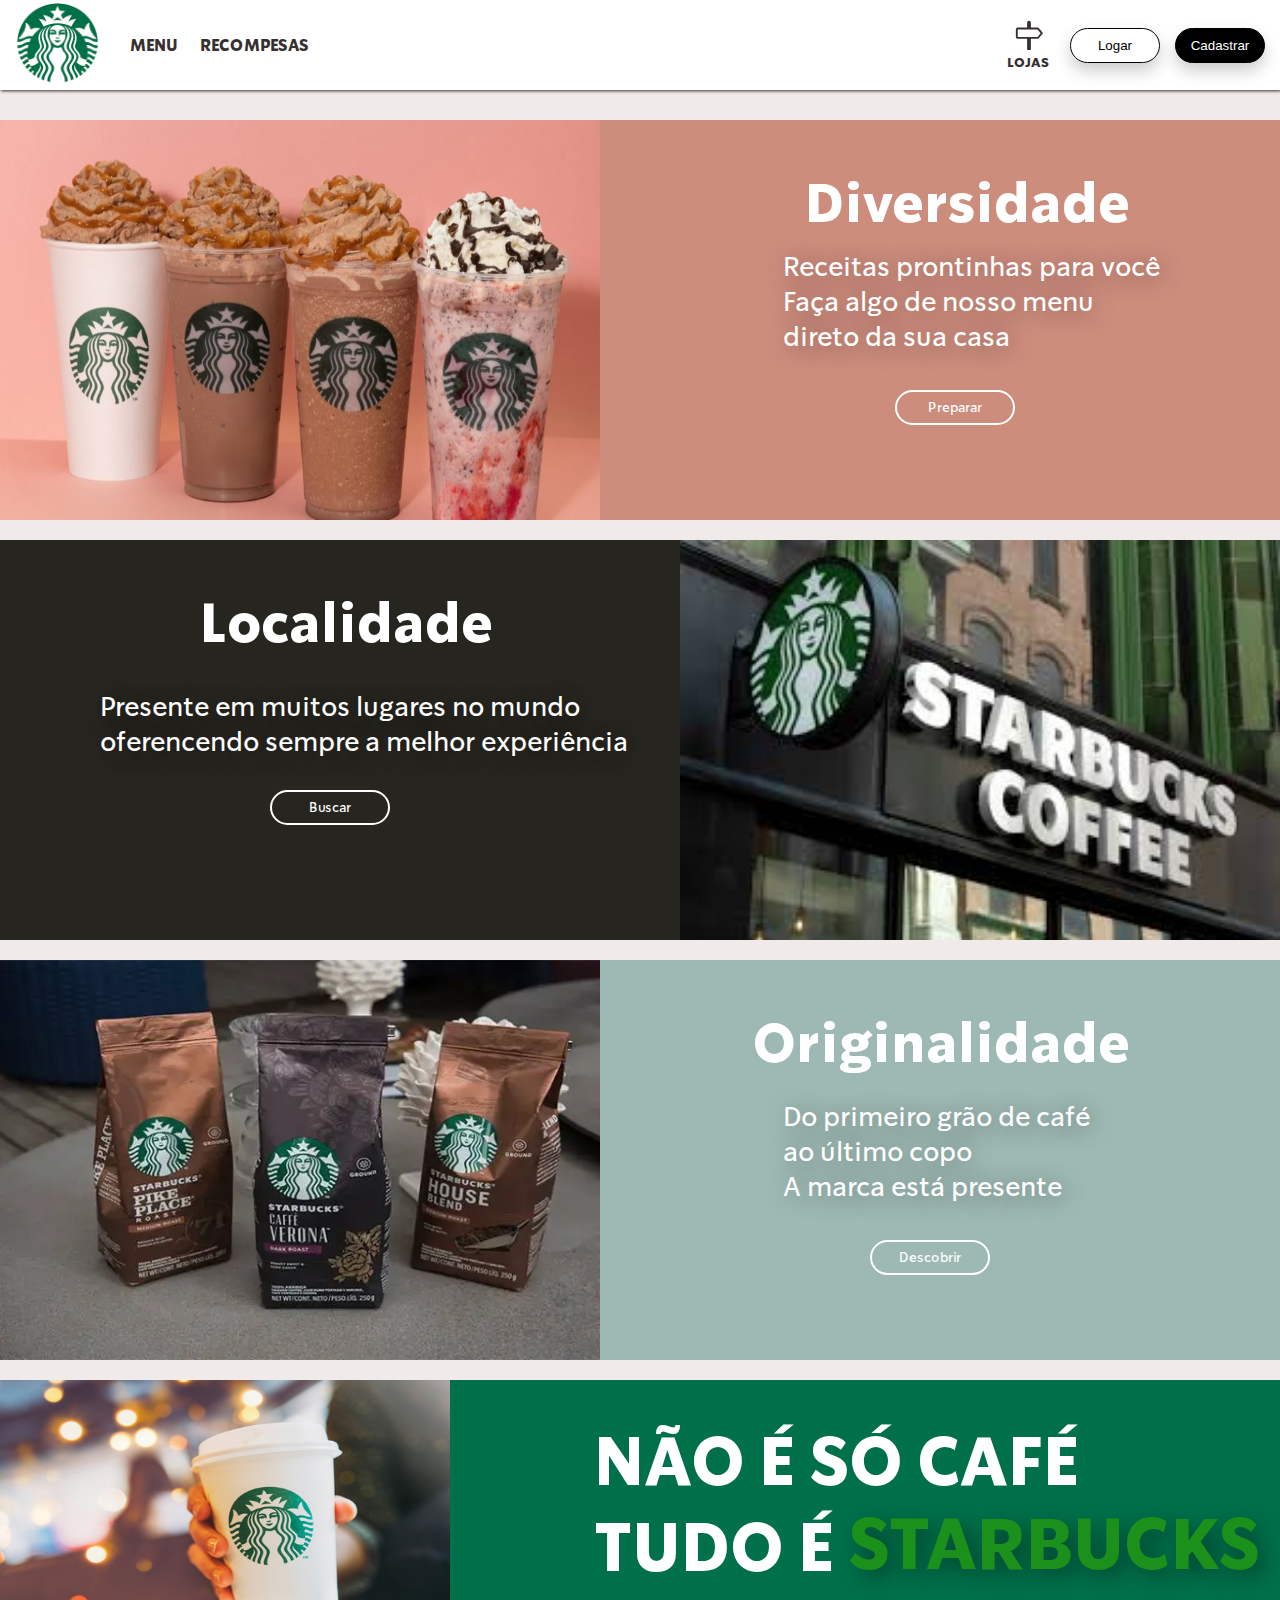
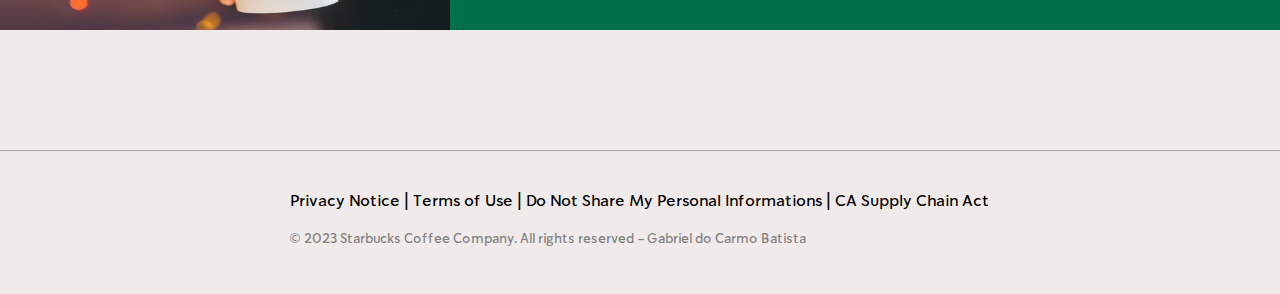
<file: index.html>
<!DOCTYPE html>
<html lang="pt-BR">
<head>
    <meta charset="UTF-8">
    <meta name="viewport" content="width=device-width, initial-scale=1.0">
    <title>Starbucks</title>
    <link rel="stylesheet" href="stylesheet.css">
</head>
<body>
    <header>
    <div class="header" id="header">
        <button onclick="SideBarAni()" class="list_buttons" id="tracinho">
            <svg xmlns="http://www.w3.org/2000/svg" width="20" height="20" fill="currentColor" class="bi bi-list" viewBox="0 0 16 16" style="position: absolute; right:30px; top: 35px;">
                <path fill-rule="evenodd" d="M2.5 12a.5.5 0 0 1 .5-.5h10a.5.5 0 0 1 0 1H3a.5.5 0 0 1-.5-.5zm0-4a.5.5 0 0 1 .5-.5h10a.5.5 0 0 1 0 1H3a.5.5 0 0 1-.5-.5zm0-4a.5.5 0 0 1 .5-.5h10a.5.5 0 0 1 0 1H3a.5.5 0 0 1-.5-.5z"/>
              </svg>
        </button>

        <button id="logar">
            <a href="#">Logar</a>
        </button>
        <button id="Cadastrar">
            <a href="#">Cadastrar</a>
        </button>
        <div class="logo_header" id="logo_header">
           <a href="index.html"><img id="logo" src="./Imagens/download-removebg-preview (6).png" alt="Logo Starbucks"></a>
        </div>
        <div class="navegacao_header">
            <button id="local">
                <a href="https://www.starbucks.com/store-locator"><svg xmlns="http://www.w3.org/2000/svg" width="30" height="30" fill="currentColor" class="bi bi-signpost" viewBox="0 0 16 16">
                    <path d="M7 1.414V4H2a1 1 0 0 0-1 1v4a1 1 0 0 0 1 1h5v6h2v-6h3.532a1 1 0 0 0 .768-.36l1.933-2.32a.5.5 0 0 0 0-.64L13.3 4.36a1 1 0 0 0-.768-.36H9V1.414a1 1 0 0 0-2 0zM12.532 5l1.666 2-1.666 2H2V5h10.532z"/>
                  </svg>
                  <p>LOJAS</p>  
                </a>
            </button>
            <a id="snavega"  href="menu.html" class="active">MENU</a>
            <a id="tnavega" href="rewards.html" class="active">RECOMPESAS</a>

        </div>
    </div>
    </header>

    


    <div class="divs_backcolors" id="div_diversidade" style="position: absolute; top: 120px;">
        <img id="tiposs" src="./Imagens/tipos.jpg" alt="Diversidade Star" class="imagens_config" style="position: absolute; left: 0px">
        <h1 id="diversos">Diversidade</h1>
        <p class="subtexts" id="subdive">Receitas prontinhas para você<br>Faça algo de nosso menu <br>direto da sua casa</p>
        <a href="#" id="iddiver">
        <button id="diver">
            Preparar
        </button>
    </a>
    </div>

    <div class="divs_backcolors" id="localidade" style="position: absolute; top: 540px;">
        <img id="lojas" src="./Imagens/lojas.jpeg" alt="Lojas" class="imagens_config" style="position: absolute; right: 0px">
        <h1 id="Lojas_title">Localidade</h1>
        <p class="subtexts" id="sublocal"> Presente em muitos lugares no mundo <br>oferencendo sempre a melhor experiência</p>
        <button id="locl">
        <a href="#" id="busc">Buscar</a>
        </button>
    </div>

    <div class="divs_backcolors" id="originalidade" style="position: absolute; top: 960px;">
        <img id="origin" src="./Imagens/originilidade.webp" alt="Originalidade da Loja" class="imagens_config" style="position: absolute; left: 0px">
        <h1 id="Origg">Originalidade</h1>
        <p class="subtexts" id="suborigin">Do primeiro grão de café<br>ao último copo <br> A marca está presente</p>
        <button id="origina">
        <a href="#" id="descoberta">Descobrir</a>
    </button>
    </div>

    <div  id="surpresa" style="position: absolute; top: 1380px;">
        <img id="star" src="./Imagens/suprise.jpg" alt="starbucks" style="position: absolute; left: 0px">
        <p id="text_last" class="the_last_ad">NÃO É SÓ CAFÉ <br> TUDO É <a href="https://www.starbucks.com/gift" id="surpresas"><h1 id="Starbuck" class="the_last_ad">STARBUCKS</h1></a></p>
    </div>



    <div id="after_click">
        <button id="xiss" onclick="SideBarAni()">
         <svg xmlns="http://www.w3.org/2000/svg" width="30" height="30" fill="black" class="bi bi-x" viewBox="0 0 16 16" style="position: absolute; right:42%;">
            <path d="M4.646 4.646a.5.5 0 0 1 .708 0L8 7.293l2.646-2.647a.5.5 0 0 1 .708.708L8.707 8l2.647 2.646a.5.5 0 0 1-.708.708L8 8.707l-2.646 2.647a.5.5 0 0 1-.708-.708L7.293 8 4.646 5.354a.5.5 0 0 1 0-.708z"/>
          </svg>
        </button>
          <h1 class="after_click_h1"><a href="menu.html" style="text-decoration: none;">MENU</a></h1>

          <h1 class="after_click_h1"><a href="rewards.html">RECOMPESAS</a></h1>

          <h1 class="after_click_h1"><a href="#">LOJAS</a></h1>

          <button id="btn_configs1"><a href="#">Logar</a></button>

          <button id="btn_configs2"><a href="#">Cadastrar</a></button>
    </div>


    <div id="the_footer">
    <svg width="100%" height="1800">
        <rect x="0" y="1660" width="100%" height="1px" fill="darkgrey" />
    </svg>

    <nav id="navegation">
        <a href="https://www.starbucks.com/terms/privacy-policy/" class="modified">Privacy Notice   | </a>
        <a href="https://www.starbucks.com/terms/starbucks-terms-of-use/" class="modified">Terms of Use   |</a>
        <a href="https://www.starbucks.com/personal-information" class="modified">Do Not Share My Personal Informations   |</a>
        <a href="https://globalassets.starbucks.com/assets/A2A072E3411C4A6ABAEB8D6BCF286F43.pdf" class="modified">CA Supply Chain Act</a>
    </nav>
    <p id="last_thing">© 2023 Starbucks Coffee Company. All rights reserved - Gabriel do Carmo Batista</p>
    </div>


    <script>
        var header = document.getElementById('header')

        var navigationH = document.getElementById('after_click')

        var showSideBar = false

        function SideBarAni(){
            showSideBar = !showSideBar;
            if(showSideBar){
            navigationH.style.display = 'block'
            navigationH.style.animationName = 'showSideBar'
            }
            else{
                navigationH.style.display   = 'none'
            }
        }
    </script>
</body>
</html>
</file>
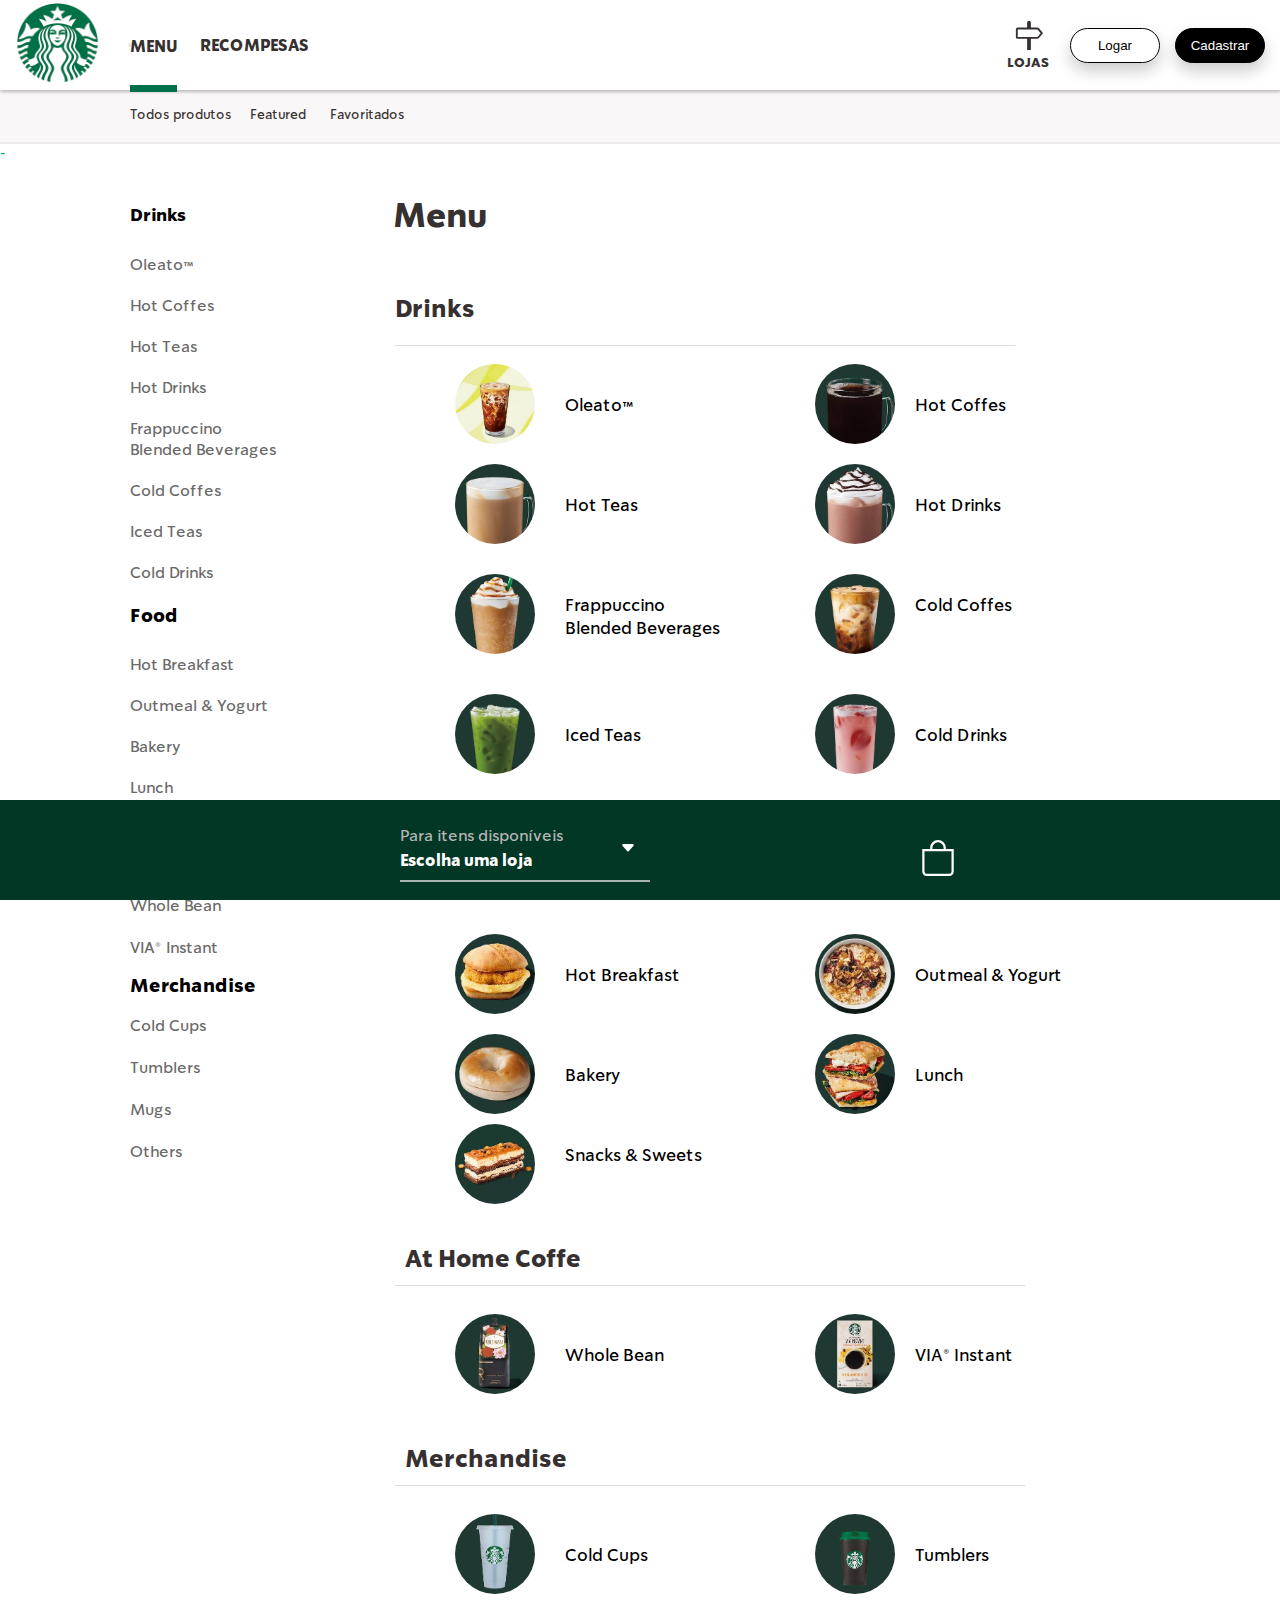
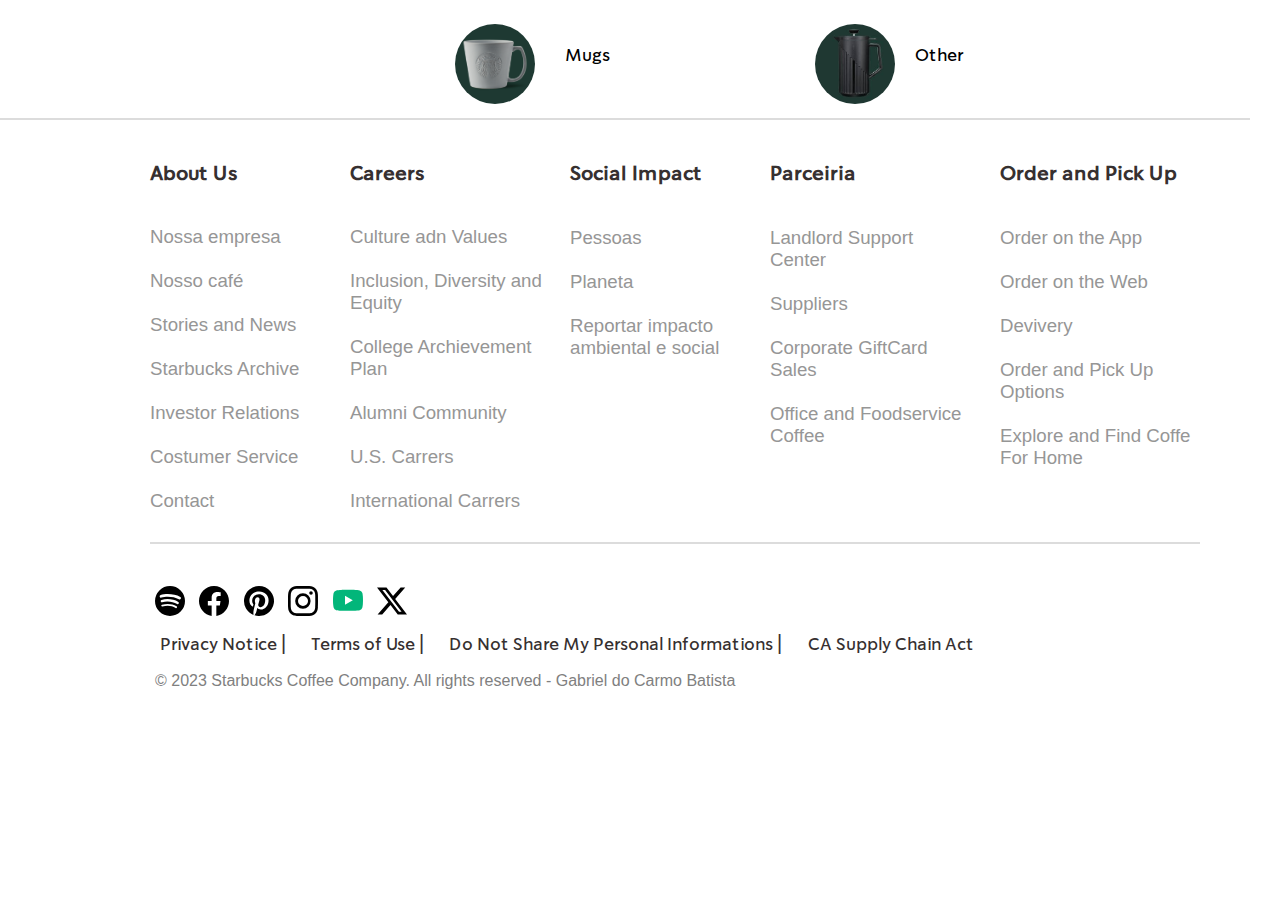
<file: menu.html>
<!DOCTYPE html>
<html lang="pt-BR">
<head>
    <meta charset="UTF-8">
    <meta name="viewport" content="width=device-width, initial-scale=1.0">
    <title>Menu</title>
    <link rel="stylesheet" href="menu.css">
</head>
<body>
    <header>
        <div class="header" id="header">
            <button onclick="SideBarAni()" class="list_buttons" id="tracinho">
                <svg xmlns="http://www.w3.org/2000/svg" width="20" height="20" fill="currentColor" class="bi bi-list" viewBox="0 0 16 16" style="position: absolute; right:30px; top: 35px;">
                    <path fill-rule="evenodd" d="M2.5 12a.5.5 0 0 1 .5-.5h10a.5.5 0 0 1 0 1H3a.5.5 0 0 1-.5-.5zm0-4a.5.5 0 0 1 .5-.5h10a.5.5 0 0 1 0 1H3a.5.5 0 0 1-.5-.5zm0-4a.5.5 0 0 1 .5-.5h10a.5.5 0 0 1 0 1H3a.5.5 0 0 1-.5-.5z"/>
                  </svg>
            </button>
            <button id="logar">
                <a href="https://www.starbucks.com/account/signin?ReturnUrl=%2F">Logar</a>
            </button>
            <button id="Cadastrar">
                <a href="https://www.starbucks.com/account/create">Cadastrar</a>
            </button>
            <div class="logo_header" id="logo_header">
               <a href="index.html"><img id="logo" src="./Imagens/download-removebg-preview (6).png" alt="Logo Starbucks"></a>
            </div>
            <div class="navegacao_header">
                <button id="local">
                    <a href="https://www.starbucks.com/store-locator"><svg xmlns="http://www.w3.org/2000/svg" width="30" height="30" fill="currentColor" class="bi bi-signpost" viewBox="0 0 16 16">
                        <path d="M7 1.414V4H2a1 1 0 0 0-1 1v4a1 1 0 0 0 1 1h5v6h2v-6h3.532a1 1 0 0 0 .768-.36l1.933-2.32a.5.5 0 0 0 0-.64L13.3 4.36a1 1 0 0 0-.768-.36H9V1.414a1 1 0 0 0-2 0zM12.532 5l1.666 2-1.666 2H2V5h10.532z"/>
                      </svg>
                      <p>LOJAS</p>  
                    </a>
                </button>
                <a id="snavega"  href="menu.html" class="active">MENU</a>
                <a id="tnavega" href="rewards.html" class="active">RECOMPESAS</a>
    
            </div>
        </div>
        </header>

        
        <div id="menu_navegation">
            <nav id="navegacao_menu">
                <a href="" class="menu_list" id="menu_p">Todos produtos</a>
                <a href="" class="menu_list" id="menu_f">Featured</a>
                <a href="" class="menu_list" id="menu_fa">Favoritados</a>
            </nav>
        </div>

        <div id="main_menu">
            <h1 id="menu_h1"> Menu</h1>
                <section id="main_menu_drinks">
                    <h2 id="menu_h2">Drinks</h2>
                    <svg width="620px" height="10px" id="svg_risco">
                        <rect x="0" y="1" width="1500" height="1" fill="rgba(211, 211, 211, 0.800)" />
                    </svg>
                    <a href="https://www.starbucks.com/menu/drinks/oleato"><img src="./Imagens/Nova pasta/new-starbucks-oleatotm-olive-oil-coffee-drinks.webp" alt="Oleato" class="img_logos" style="position: absolute; left: 90px; top: 220px;"></a>
                    <a href="https://www.starbucks.com/menu/drinks/hot-coffees"><img src="./Imagens/Nova pasta/hot-coffes.jpeg" alt="" class="img_logos" style="position: absolute; left: 450px; top: 220px;"></a>
                    <a href="https://www.starbucks.com/menu/drinks/hot-teas"><img src="./Imagens/Nova pasta/hot-teas.jpeg" alt="" class="img_logos" style="position: absolute;left: 90px; top: 320px;"></a>
                    <a href="https://www.starbucks.com/menu/drinks/hot-drinks"><img src="./Imagens/Nova pasta/hot-drinks.jpeg" alt="" class="img_logos" style="position: absolute;left: 450px; top: 320px;"></a>
                    <a href="https://www.starbucks.com/menu/drinks/frappuccino-blended-beverages"><img src="./Imagens/Nova pasta/Frappuccino® Blended Beverages.jpeg" alt="" class="img_logos" style="position: absolute;left: 90px; top: 430px;"></a>
                    <a href="https://www.starbucks.com/menu/drinks/cold-coffees"><img src="./Imagens/Nova pasta/cold-coffes.jpeg" alt="" class="img_logos" style="position: absolute;
                    left: 450px; top: 430px;"></a>
                    <a href="https://www.starbucks.com/menu/drinks/iced-teas"><img src="./Imagens/Nova pasta/iced-teas.jpeg" alt="" class="img_logos" style="position: absolute;left: 90px; top: 550px;"></a>
                    <a href="https://www.starbucks.com/menu/drinks/cold-drinks"><img src="./Imagens/Nova pasta/cold-drinks.jpeg" alt="" class="img_logos" style="position: absolute;
                    left: 450px; top: 550px;"></a>


                    <a href="https://www.starbucks.com/menu/drinks/oleato" id="oleato" style="text-decoration: none;" class="main_menu_options"> Oleato™</a>
                    <a href="https://www.starbucks.com/menu/drinks/hot-coffees" id="hot_coffes" style="text-decoration: none;" class="main_menu_options">Hot Coffes</a>
                    <a href="https://www.starbucks.com/menu/drinks/hot-teas" id="hot_teas" style="text-decoration: none;" class="main_menu_options">Hot Teas</a>
                    <a href="https://www.starbucks.com/menu/drinks/hot-drinks" id="hot_drinks" style="text-decoration: none;" class="main_menu_options">Hot Drinks</a>
                    <a href="https://www.starbucks.com/menu/drinks/frappuccino-blended-beverages" id="fra_b_b" style="text-decoration: none;" class="main_menu_options">Frappuccino <br>Blended Beverages</a>
                    <a href="https://www.starbucks.com/menu/drinks/cold-coffees" id="cold_coffes" style="text-decoration: none;" class="main_menu_options">Cold Coffes</a>
                    <a href="https://www.starbucks.com/menu/drinks/iced-teas" id="iced_teas" style="text-decoration: none;" class="main_menu_options">Iced Teas</a>
                    <a href="https://www.starbucks.com/menu/drinks/cold-drinks" id="cold_drinks" style="text-decoration: none;" class="main_menu_options">Cold Drinks</a>
                </section>

               <section id="main_menu_foods">
                    <h2 id="menu_h2_food">Foods</h2>
                    <svg width="620px" height="10px" id="svg_risco2">
                        <rect x="0" y="1" width="1500" height="1" fill="rgba(211, 211, 211, 0.800)" />
                    </svg>
                    <a href="https://www.starbucks.com/menu/food/hot-breakfast"><img src="./Imagens/Nova pasta/hot-breakfast.jpeg" alt="" class="img_logos" style="position: absolute; left: 90px; top: 790px; "></a>
                    <a href="https://www.starbucks.com/menu/food/oatmeal-yogurt"><img src="./Imagens/Nova pasta/out-yog.jpeg" alt="" class="img_logos" style="position: absolute; left: 450px; top: 790px; "></a>
                    <a href="https://www.starbucks.com/menu/food/bakery"><img src="./Imagens/Nova pasta/bakery.jpeg" alt="" class="img_logos" style="position: absolute; left: 90px; top: 890px; "></a>
                    <a href="https://www.starbucks.com/menu/food/lunch"><img src="./Imagens/Nova pasta/lunch.jpeg" alt="" class="img_logos" style="position: absolute; left: 450px; top: 890px; "></a>
                    <a href="https://www.starbucks.com/menu/food/snacks-sweets"><img src="./Imagens/Nova pasta/stack.jpeg" alt="" class="img_logos" style="position: absolute; left: 90px; top: 980px; "></a>


                  <a href="https://www.starbucks.com/menu/food/hot-breakfast" id="hot_break" style="text-decoration: none;" class="main_menu_options">Hot Breakfast</a>
                  <a href="https://www.starbucks.com/menu/food/oatmeal-yogurt" id="out_yog" style="text-decoration: none;" class="main_menu_options">Outmeal & Yogurt</a>
                  <a href="https://www.starbucks.com/menu/food/bakery" id="bakery" style="text-decoration: none;" class="main_menu_options">Bakery</a>
                  <a href="https://www.starbucks.com/menu/food/lunch" id="lunch" style="text-decoration: none;" class="main_menu_options">Lunch</a>
                  <a href="https://www.starbucks.com/menu/food/snacks-sweets" id="snacks_sweets" style="text-decoration: none;" class="main_menu_options">Snacks & Sweets</a>
                </section> 

                <section id="main_menu_ahc">
                    <h2 id="menu_h2_ahc">At Home Coffe</h2>
                    <svg width="630px" height="10px" id="svg_risco3">
                        <rect x="0" y="1" width="1500" height="1" fill="rgba(211, 211, 211, 0.800)" />
                    </svg>
                    <a href="https://www.starbucks.com/menu/at-home-coffee/whole-bean"> <img src="./Imagens/Nova pasta/whole-bean.jpeg" alt="" class="img_logos" style="position: absolute; left: 90px; top: 1170px;" ></a>
                    <a href="https://www.starbucks.com/menu/at-home-coffee/via-instant"> <img src="./Imagens/Nova pasta/via-instant.jpeg" alt="" class="img_logos" style="position: absolute; left: 450px; top: 1170px;" ></a>


                  <a href="https://www.starbucks.com/menu/at-home-coffee/whole-bean" id="whole_bean" style="text-decoration: none;" class="main_menu_options">Whole Bean</a>
                  <a href="https://www.starbucks.com/menu/at-home-coffee/via-instant" id="via_inst" style="text-decoration: none;" class="main_menu_options">VIA® Instant</a>
                </section> 

                <section id="main_menu_merch">
                    <h2 id="menu_h2_merch">Merchandise</h2>
                    <svg width="630px" height="10px" id="svg_risco4">
                        <rect x="0" y="1" width="1500" height="1" fill="rgba(211, 211, 211, 0.800)" />
                    </svg>
                    <a href="https://www.starbucks.com/menu/merchandise/cold-cups"> <img src="./Imagens/Nova pasta/cold-cups.jpeg" alt="" class="img_logos" style="position: absolute; left: 90px; top: 1370px;" ></a>
                    <a href="https://www.starbucks.com/menu/merchandise/tumblers"> <img src="./Imagens/Nova pasta/tumblers.jpeg" alt="" class="img_logos" style="position: absolute; left: 450px; top: 1370px;" ></a>
                    <a href="https://www.starbucks.com/menu/merchandise/mugs"> <img src="./Imagens/Nova pasta/mugs.jpeg" alt="" class="img_logos" style="position: absolute; left: 90px; top: 1480px;" ></a>
                    <a href="https://www.starbucks.com/menu/merchandise/other"> <img src="./Imagens/Nova pasta/others.jpeg" alt="" class="img_logos" style="position: absolute; left: 450px; top: 1480px;" ></a>
                


                  <a href="https://www.starbucks.com/menu/merchandise/cold-cups" id="cold_cups" style="text-decoration: none;" class="main_menu_options">Cold Cups</a>
                  <a href="https://www.starbucks.com/menu/merchandise/tumblers" id="tumblers" style="text-decoration: none;" class="main_menu_options">Tumblers</a>
                  <a href="https://www.starbucks.com/menu/merchandise/mugs" id="mugs" style="text-decoration: none;" class="main_menu_options">Mugs</a>
                  <a href="https://www.starbucks.com/menu/merchandise/other" id="others" style="text-decoration: none;" class="main_menu_options">Other</a>
                </section>
            
        </div>

        <div id="menu_lists">
            <h2 id="menu_dr">Drinks</h2>
                <section>
                    <ul style="list-style:none; background-color: transparent; position: absolute; top: 0px; width: 250px;"" >
                        <a href="" style="text-decoration: none;"><li class="drinks_list">Oleato™</li></a>
                        <a href="" style="text-decoration: none;"><li class="drinks_list">Hot Coffes</li></a>
                        <a href="" style="text-decoration: none;"><li class="drinks_list">Hot Teas</li></a>
                        <a href="" style="text-decoration: none;"><li class="drinks_list"> Hot Drinks</li></a>
                        <a href="" style="text-decoration: none;"><li class="drinks_list">Frappuccino <br>Blended Beverages</li></a>
                        <a href="" style="text-decoration: none;"><li class="drinks_list">Cold Coffes</li></a>
                        <a href="" style="text-decoration: none;"><li class="drinks_list">Iced Teas </li></a>
                        <a href="" style="text-decoration: none;"><li class="drinks_list">Cold Drinks</li></a>
                    </ul>
                </section>   
            
                <section>
                <h2 id="menu_fo">Food</h2>
                    <ul style="list-style: none; background-color: transparent; height: 300px; position: absolute; top: 460px; width: 250px;" >
                        <a href="" style="text-decoration: none;"><li class="food_list">Hot Breakfast</li></a>
                        <a href="" style="text-decoration: none;"><li class="food_list">Outmeal & Yogurt</li></a>
                        <a href="" style="text-decoration: none;"><li class="food_list">Bakery</li></a>
                        <a href="" style="text-decoration: none;"><li class="food_list">Lunch</li></a>
                        <a href="" style="text-decoration: none;"><li class="food_list">Snacks & Sweets</li></a>
                    </ul>
                </section> 

                <section>
                    <h2 id="menu_ahc">At Home Coffe</h2>
                        <ul style="list-style: none; background-color: transparent;position: absolute; top: 700px; width: 250px;"">
                            <a href="" class="two_ahc"><li>Whole Bean </li></a>
                            <a href="" class="two_ahc"><li>VIA® Instant</li></a>
                        </ul>
                </section>

                <section>
                    <h2 id="menu_merch">Merchandise</h2>
                    <ul style="list-style: none; background-color:transparent;position: absolute; top: 820px; width: 250px;"" >
                      <a href="" class="merch_products" style="text-decoration: none;"><li>Cold Cups</li></a>
                      <a href="" class="merch_products" style="text-decoration: none;"><li>Tumblers</li></a>
                      <a href="" class="merch_products" style="text-decoration: none;"><li>Mugs</li></a>
                      <a href="" class="merch_products" style="text-decoration: none;"><li>Others</li></a>
                    </ul>
                  </section>-
        </div>

        
        <div id="final_page" style="width: 100%; height: 500px;">
            <svg width="1250px" height="20px" id="svg_risco5">
                <rect x="0" y="18" width="1500" height="2" fill="rgba(211, 211, 211, 0.800)" />
            </svg>
            <h4 id="About" style="position: absolute; left: 150px; top: 60px;">About Us</h4>
                <ul style="list-style: none; position: absolute;" class="ul_lists">
                    <a href="" class="about_us" style="text-decoration: none;"><li>Nossa empresa</li></a>
                    <a href="" class="about_us" style="text-decoration: none;"><li>Nosso café</li></a>
                    <a href="" class="about_us" style="text-decoration: none;"><li>Stories and News</li></a>
                    <a href="" class="about_us" style="text-decoration: none;"><li>Starbucks Archive</li></a>
                    <a href="" class="about_us" style="text-decoration: none;"><li>Investor Relations</li></a>
                    <a href="" class="about_us" style="text-decoration: none;"><li>Costumer Service</li></a>
                    <a href="" class="about_us" style="text-decoration: none;"><li>Contact</li></a>
                </ul>

            <h4 id="carer" style="position: absolute; left: 350px; top: 60px;">Careers</h4>
                <ul style="list-style: none;" class="ul_lists">
                    <a href="" class="carr" style="text-decoration: none;"><li>Culture adn Values</li></a>
                    <a href="" class="carr" style="text-decoration: none;"><li>Inclusion, Diversity and <br>Equity</li></a>
                    <a href="" class="carr" style="text-decoration: none;"><li>College Archievement <br>Plan</li></a>
                    <a href="" class="carr" style="text-decoration: none;"><li>Alumni Community</li></a>
                    <a href="" class="carr" style="text-decoration: none;"><li>U.S. Carrers</li></a>
                    <a href="" class="carr" style="text-decoration: none;"><li>International Carrers</li></a>
                </ul>

            <h4 id="social_imp" style="position: absolute; left: 570px; top: 60px;">Social Impact</h4>
                <ul style="list-style: none; background-color: transparent  ; position: absolute; top: 60px; left: 570px;" class="ul_lists">
                    <a href="" class="so_impact" style="text-decoration: none;"><li>Pessoas</li></a>
                    <a href="" class="so_impact" style="text-decoration: none;"><li>Planeta</li></a>
                    <a href="" class="so_impact" style="text-decoration: none;"><li>Reportar impacto  <br>ambiental e social</li></a>
                </ul>

            <h4 id="fbp" style="position: absolute; left: 770px; top: 60px;">Parceiria</h4>
                <ul style="list-style: none; position: absolute; background-color:  transparent; top: 60px; left: 770px;" class="ul_lists" >
                    <a href="" class="fbpp" style="text-decoration: none;"><li>Landlord Support Center</li></a>
                    <a href="" class="fbpp" style="text-decoration: none;"><li>Suppliers</li></a>
                    <a href="" class="fbpp" style="text-decoration: none;"><li>Corporate GiftCard Sales</li></a>
                    <a href="" class="fbpp" style="text-decoration: none;"><li>Office and Foodservice<br>Coffee</li></a>
                </ul>

                <h4 id="oap" style="position: absolute; left: 1000px; top: 60px;">Order and Pick Up</h4>
                <ul style="list-style: none; position: absolute; background-color:  transparent; top: 60px; left: 1000px;" class="ul_lists" >
                    <a href="" class="oap_list" style="text-decoration: none;"><li>Order on the App</li></a>
                    <a href="" class="oap_list" style="text-decoration: none;"><li>Order on the Web</li></a>
                    <a href="" class="oap_list" style="text-decoration: none;"><li>Devivery</li></a>
                    <a href="" class="oap_list" style="text-decoration: none;"><li>Order and Pick Up <br>Options</li></a>
                    <a href="" class="oap_list" style="text-decoration: none;"><li>Explore and Find Coffe <br>For Home</li></a>
                </ul>

                <svg width="1200px" height="20px" id="svg_risco5">
                    <rect x="150" y="18" width="1100" height="2" fill="rgba(211, 211, 211, 0.800)" />
                </svg>

                <div id="apps_conect" style="position: absolute; left: 150px; bottom: -20px;">
                    <svg xmlns="http://www.w3.org/2000/svg" width="40" height="30" fill="black" class="bi bi-spotify" viewBox="0 0 16 16">
                        <a href="https://open.spotify.com/user/starbucks"><path d="M8 0a8 8 0 1 0 0 16A8 8 0 0 0 8 0zm3.669 11.538a.498.498 0 0 1-.686.165c-1.879-1.147-4.243-1.407-7.028-.77a.499.499 0 0 1-.222-.973c3.048-.696 5.662-.397 7.77.892a.5.5 0 0 1 .166.686zm.979-2.178a.624.624 0 0 1-.858.205c-2.15-1.321-5.428-1.704-7.972-.932a.625.625 0 0 1-.362-1.194c2.905-.881 6.517-.454 8.986 1.063a.624.624 0 0 1 .206.858zm.084-2.268C10.154 5.56 5.9 5.419 3.438 6.166a.748.748 0 1 1-.434-1.432c2.825-.857 7.523-.692 10.492 1.07a.747.747 0 1 1-.764 1.288z"/></a>
                        
                      </svg>
                      <svg xmlns="http://www.w3.org/2000/svg" width="40" height="30" fill="black" class="bi bi-facebook" viewBox="0 0 16 16">
                        <a href="https://www.facebook.com/Starbucks/"><path d="M16 8.049c0-4.446-3.582-8.05-8-8.05C3.58 0-.002 3.603-.002 8.05c0 4.017 2.926 7.347 6.75 7.951v-5.625h-2.03V8.05H6.75V6.275c0-2.017 1.195-3.131 3.022-3.131.876 0 1.791.157 1.791.157v1.98h-1.009c-.993 0-1.303.621-1.303 1.258v1.51h2.218l-.354 2.326H9.25V16c3.824-.604 6.75-3.934 6.75-7.951z"/> </a>
                        
                      </svg>
                      <svg xmlns="http://www.w3.org/2000/svg" width="40" height="30" fill="black" class="bi bi-pinterest" viewBox="0 0 16 16">
                        <a href="https://br.pinterest.com/starbucks/"><path d="M8 0a8 8 0 0 0-2.915 15.452c-.07-.633-.134-1.606.027-2.297.146-.625.938-3.977.938-3.977s-.239-.479-.239-1.187c0-1.113.645-1.943 1.448-1.943.682 0 1.012.512 1.012 1.127 0 .686-.437 1.712-.663 2.663-.188.796.4 1.446 1.185 1.446 1.422 0 2.515-1.5 2.515-3.664 0-1.915-1.377-3.254-3.342-3.254-2.276 0-3.612 1.707-3.612 3.471 0 .688.265 1.425.595 1.826a.24.24 0 0 1 .056.23c-.061.252-.196.796-.222.907-.035.146-.116.177-.268.107-1-.465-1.624-1.926-1.624-3.1 0-2.523 1.834-4.84 5.286-4.84 2.775 0 4.932 1.977 4.932 4.62 0 2.757-1.739 4.976-4.151 4.976-.811 0-1.573-.421-1.834-.919l-.498 1.902c-.181.695-.669 1.566-.995 2.097A8 8 0 1 0 8 0z"/></a>
                        
                      </svg>
                      <svg xmlns="http://www.w3.org/2000/svg" width="40" height="30" fill="black" class="bi bi-instagram" viewBox="0 0 16 16">
                        <a href="instagram.com/starbucks"><path d="M8 0C5.829 0 5.556.01 4.703.048 3.85.088 3.269.222 2.76.42a3.917 3.917 0 0 0-1.417.923A3.927 3.927 0 0 0 .42 2.76C.222 3.268.087 3.85.048 4.7.01 5.555 0 5.827 0 8.001c0 2.172.01 2.444.048 3.297.04.852.174 1.433.372 1.942.205.526.478.972.923 1.417.444.445.89.719 1.416.923.51.198 1.09.333 1.942.372C5.555 15.99 5.827 16 8 16s2.444-.01 3.298-.048c.851-.04 1.434-.174 1.943-.372a3.916 3.916 0 0 0 1.416-.923c.445-.445.718-.891.923-1.417.197-.509.332-1.09.372-1.942C15.99 10.445 16 10.173 16 8s-.01-2.445-.048-3.299c-.04-.851-.175-1.433-.372-1.941a3.926 3.926 0 0 0-.923-1.417A3.911 3.911 0 0 0 13.24.42c-.51-.198-1.092-.333-1.943-.372C10.443.01 10.172 0 7.998 0h.003zm-.717 1.442h.718c2.136 0 2.389.007 3.232.046.78.035 1.204.166 1.486.275.373.145.64.319.92.599.28.28.453.546.598.92.11.281.24.705.275 1.485.039.843.047 1.096.047 3.231s-.008 2.389-.047 3.232c-.035.78-.166 1.203-.275 1.485a2.47 2.47 0 0 1-.599.919c-.28.28-.546.453-.92.598-.28.11-.704.24-1.485.276-.843.038-1.096.047-3.232.047s-2.39-.009-3.233-.047c-.78-.036-1.203-.166-1.485-.276a2.478 2.478 0 0 1-.92-.598 2.48 2.48 0 0 1-.6-.92c-.109-.281-.24-.705-.275-1.485-.038-.843-.046-1.096-.046-3.233 0-2.136.008-2.388.046-3.231.036-.78.166-1.204.276-1.486.145-.373.319-.64.599-.92.28-.28.546-.453.92-.598.282-.11.705-.24 1.485-.276.738-.034 1.024-.044 2.515-.045v.002zm4.988 1.328a.96.96 0 1 0 0 1.92.96.96 0 0 0 0-1.92zm-4.27 1.122a4.109 4.109 0 1 0 0 8.217 4.109 4.109 0 0 0 0-8.217zm0 1.441a2.667 2.667 0 1 1 0 5.334 2.667 2.667 0 0 1 0-5.334z"/></a>
                      </svg>
                      <svg xmlns="http://www.w3.org/2000/svg" width="40" height="30" fill="currentColor" class="bi bi-youtube" viewBox="0 0 16 16">
                        <a href="https://www.youtube.com/starbucks"><path d="M8.051 1.999h.089c.822.003 4.987.033 6.11.335a2.01 2.01 0 0 1 1.415 1.42c.101.38.172.883.22 1.402l.01.104.022.26.008.104c.065.914.073 1.77.074 1.957v.075c-.001.194-.01 1.108-.082 2.06l-.008.105-.009.104c-.05.572-.124 1.14-.235 1.558a2.007 2.007 0 0 1-1.415 1.42c-1.16.312-5.569.334-6.18.335h-.142c-.309 0-1.587-.006-2.927-.052l-.17-.006-.087-.004-.171-.007-.171-.007c-1.11-.049-2.167-.128-2.654-.26a2.007 2.007 0 0 1-1.415-1.419c-.111-.417-.185-.986-.235-1.558L.09 9.82l-.008-.104A31.4 31.4 0 0 1 0 7.68v-.123c.002-.215.01-.958.064-1.778l.007-.103.003-.052.008-.104.022-.26.01-.104c.048-.519.119-1.023.22-1.402a2.007 2.007 0 0 1 1.415-1.42c.487-.13 1.544-.21 2.654-.26l.17-.007.172-.006.086-.003.171-.007A99.788 99.788 0 0 1 7.858 2h.193zM6.4 5.209v4.818l4.157-2.408L6.4 5.209z"/></a>
                        
                      </svg>
                      <svg xmlns="http://www.w3.org/2000/svg" width="40" height="30" fill="black" class="bi bi-twitter-x" viewBox="0 0 16 16">
                        <a href="twitter.com/starbucks"><path d="M12.6.75h2.454l-5.36 6.142L16 15.25h-4.937l-3.867-5.07-4.425 5.07H.316l5.733-6.57L0 .75h5.063l3.495 4.633L12.601.75Zm-.86 13.028h1.36L4.323 2.145H2.865l8.875 11.633Z"/>
                      </svg></a>
                </div>
                <br>
                <nav id="navegation">
                    <a href="https://www.starbucks.com/terms/privacy-policy/" class="modified">Privacy Notice   | </a>
                    <a href="https://www.starbucks.com/terms/starbucks-terms-of-use/" class="modified">Terms of Use   |</a>
                    <a href="https://www.starbucks.com/personal-information" class="modified">Do Not Share My Personal Informations   |</a>
                    <a href="https://globalassets.starbucks.com/assets/A2A072E3411C4A6ABAEB8D6BCF286F43.pdf" class="modified">CA Supply Chain Act</a>
            </nav>
            <p id="last_thing">© 2023 Starbucks Coffee Company. All rights reserved - Gabriel do Carmo Batista</p>  
            
            <div style="position: absolute; bottom: -300px; left: 0px; background-color: rgb(255, 255, 255); color: white; height: 150px; width: 100%;">
                APENAS DIV
            </div>
        </div>
        
        <div id="after_click">
            <button id="xiss" onclick="SideBarAni()">
             <svg xmlns="http://www.w3.org/2000/svg" width="30" height="30" fill="black" class="bi bi-x" viewBox="0 0 16 16" style="position: absolute; right:42%;">
                <path d="M4.646 4.646a.5.5 0 0 1 .708 0L8 7.293l2.646-2.647a.5.5 0 0 1 .708.708L8.707 8l2.647 2.646a.5.5 0 0 1-.708.708L8 8.707l-2.646 2.647a.5.5 0 0 1-.708-.708L7.293 8 4.646 5.354a.5.5 0 0 1 0-.708z"/>
              </svg>
            </button>
              <h1 class="after_click_h1"><a href="menu.html" style="text-decoration: none;">MENU</a></h1>
    
              <h1 class="after_click_h1"><a href="rewards.html">RECOMPESAS</a></h1>
    
              <h1 class="after_click_h1"><a href="https://www.starbucks.com/store-locator">LOJAS</a></h1>
    
              <button id="btn_configs1"><a href="https://www.starbucks.com/account/signin?ReturnUrl=%2F">Logar</a></button>
    
              <button id="btn_configs2"><a href="https://www.starbucks.com/account/create">Cadastrar</a></button>
        </div>

        <div  class="footer">
            <p id="fia">
                <a href="https://www.starbucks.com/store-locator" style="text-decoration: none;" id="pid">Para itens disponíveis </a>
            </p>
            <p id="choose">
               <a href="https://www.starbucks.com/store-locator" style="text-decoration: none;" id="escolha_loja">Escolha uma loja 
              </a> 
              <a href="https://www.starbucks.com/store-locator"><svg xmlns="http://www.w3.org/2000/svg" width="16" height="16" fill="currentColor" class="bi bi-caret-down-fill" viewBox="0 0 16 16" id="seta_svg">
                <path d="M7.247 11.14 2.451 5.658C1.885 5.013 2.345 4 3.204 4h9.592a1 1 0 0 1 .753 1.659l-4.796 5.48a1 1 0 0 1-1.506 0z"/>
              </svg></a>
               <svg width="1250px" height="1000px" id="svg_risco5">
                <rect x="400" y="80" width="250" height="2" fill="rgba(211, 211, 211, 0.800)" />
            </svg>
            <svg xmlns="http://www.w3.org/2000/svg" width="36" height="36" fill="currentColor" class="bi bi-bag" viewBox="0 0 16 16" id="bag_svg">
                <path d="M8 1a2.5 2.5 0 0 1 2.5 2.5V4h-5v-.5A2.5 2.5 0 0 1 8 1zm3.5 3v-.5a3.5 3.5 0 1 0-7 0V4H1v10a2 2 0 0 0 2 2h10a2 2 0 0 0 2-2V4h-3.5zM2 5h12v9a1 1 0 0 1-1 1H3a1 1 0 0 1-1-1V5z"/>
              </svg>
            </p>
        </div>

        <script>
            var header = document.getElementById('header')
            var navegationH = document.getElementById('after_click')
            var showSideBar = false

                function SideBarAni(){
                    showSideBar = !showSideBar;
                    if(showSideBar){
                    navegationH.style.display = 'block'
                    navegationH.style.animationName = 'showSideBar'
                    }
                    else{
                        navegationH.style.display   = 'none'
                    }
                }
                    
        </script>

        
</body>
</html>
</file>
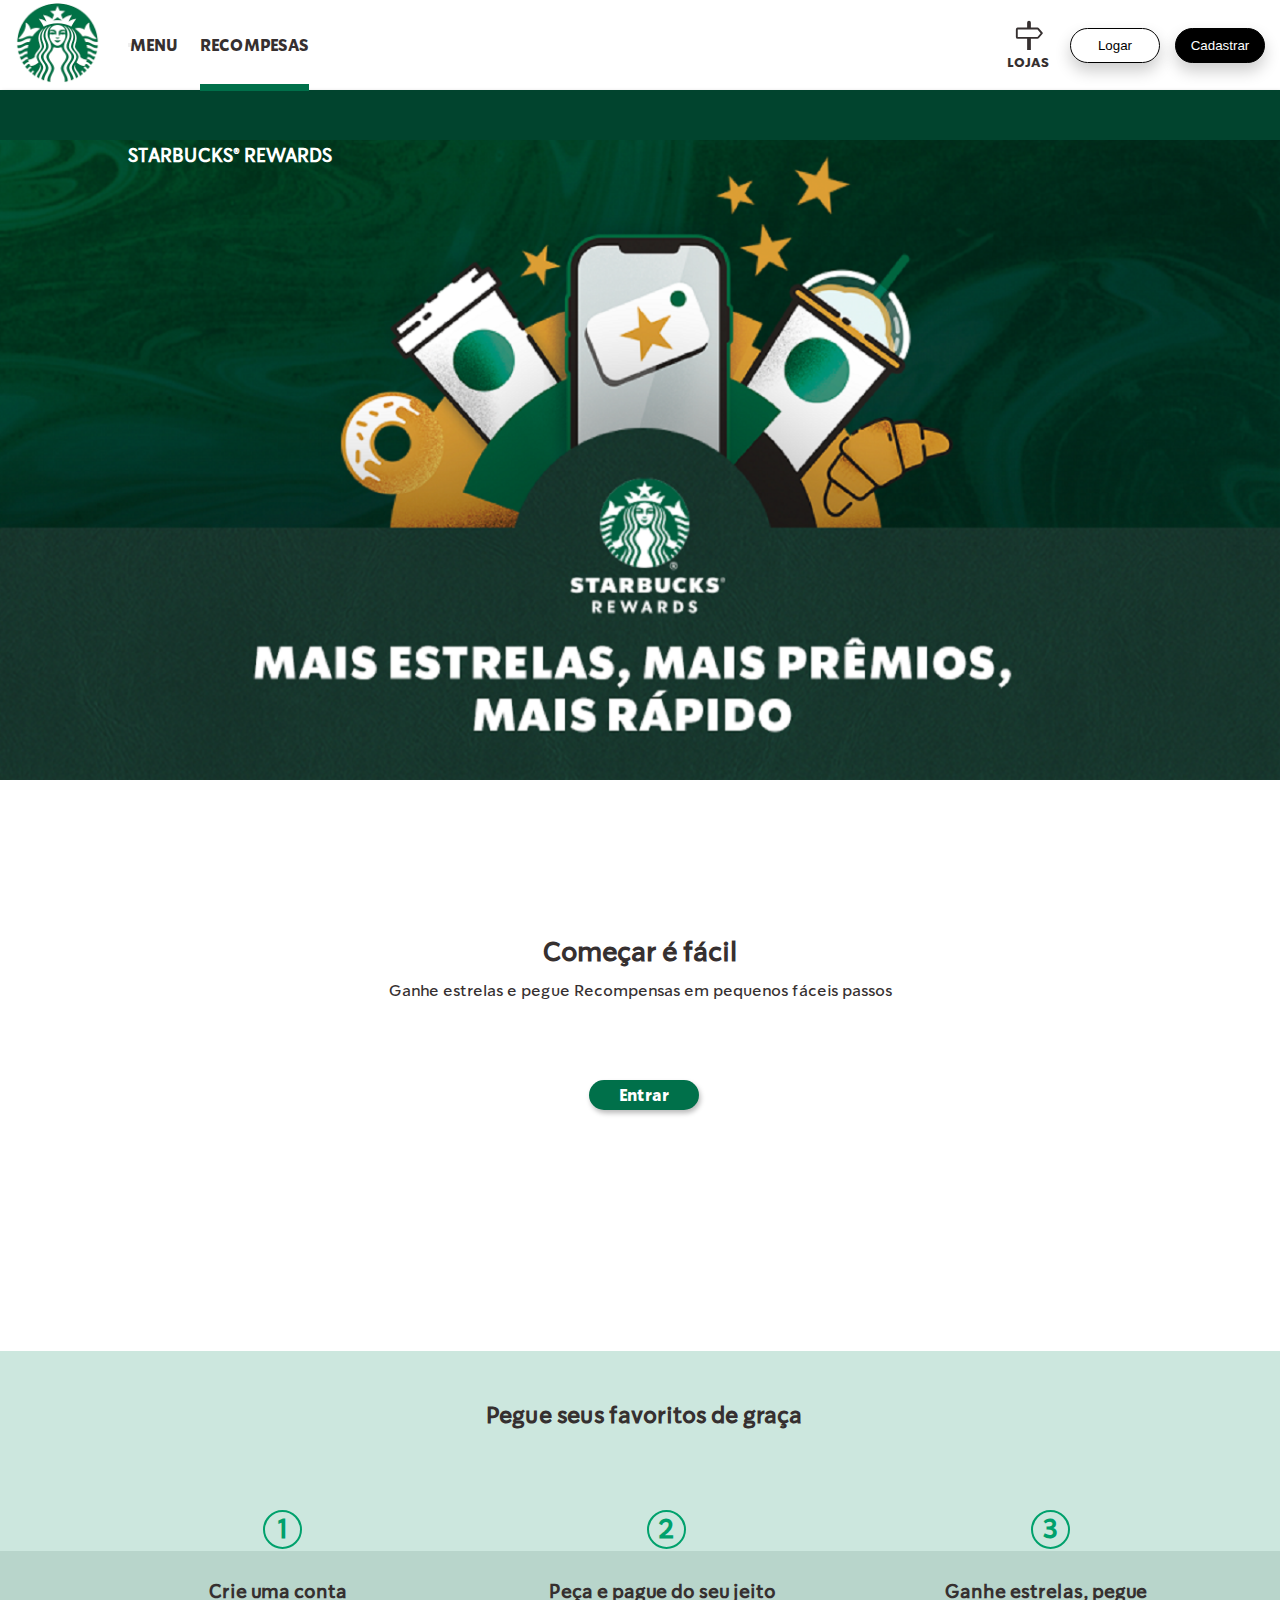
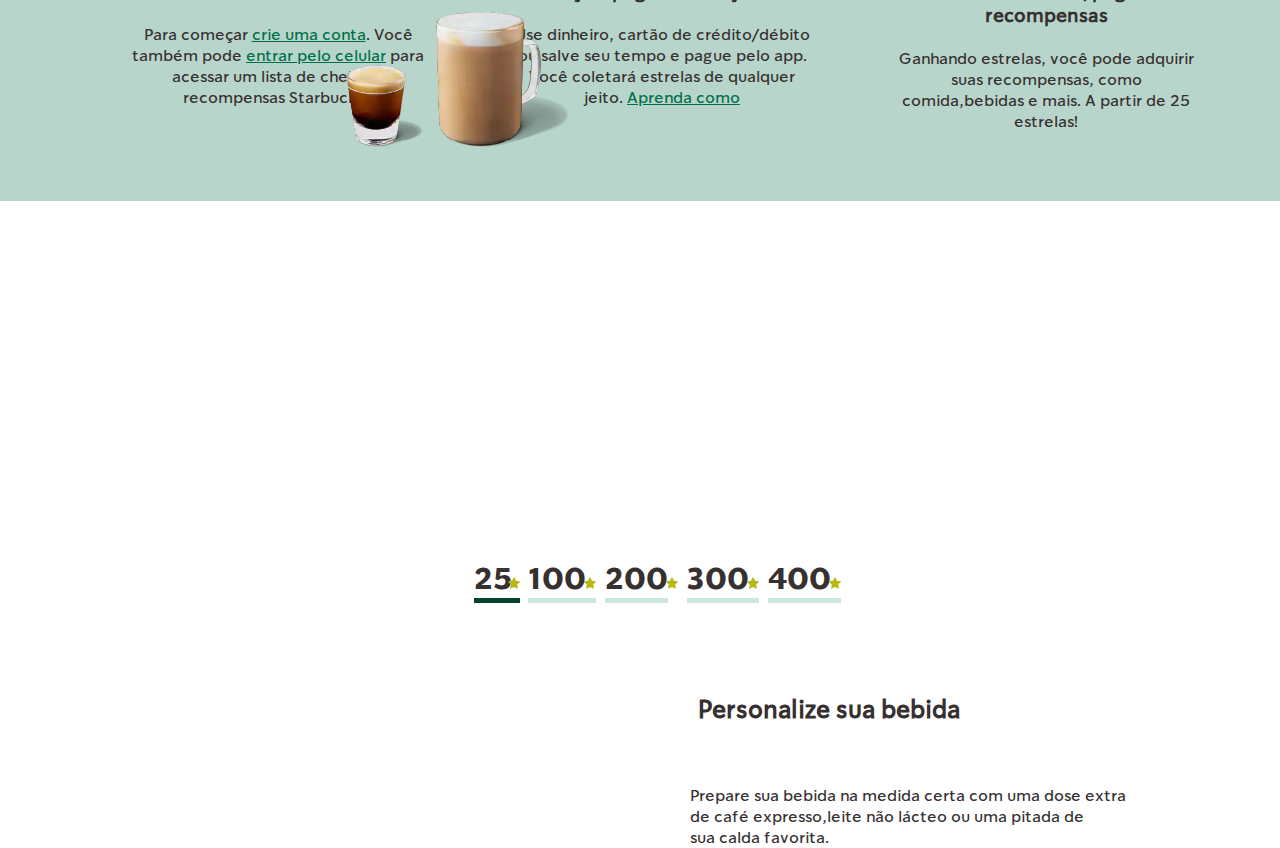
<file: rewards.html>
<!DOCTYPE html>
<html lang="pt-BR">
<head>
    <meta charset="UTF-8">
    <meta name="viewport" content="width=device-width, initial-scale=1.0">
    <title>Starbucks | Recompensas </title>
    <link rel="stylesheet" href="rewards.css">
</head>
<body>
    <header>
        <div class="header" id="header">
            <button onclick="SideBarAni()" class="list_buttons" id="tracinho">
                <svg xmlns="http://www.w3.org/2000/svg" width="20" height="20" fill="currentColor" class="bi bi-list" viewBox="0 0 16 16" style="position: absolute; right:30px; top: 35px;">
                    <path fill-rule="evenodd" d="M2.5 12a.5.5 0 0 1 .5-.5h10a.5.5 0 0 1 0 1H3a.5.5 0 0 1-.5-.5zm0-4a.5.5 0 0 1 .5-.5h10a.5.5 0 0 1 0 1H3a.5.5 0 0 1-.5-.5zm0-4a.5.5 0 0 1 .5-.5h10a.5.5 0 0 1 0 1H3a.5.5 0 0 1-.5-.5z"/>
                  </svg>
            </button>
            <button id="logar">
                <a href="https://www.starbucks.com/account/signin?ReturnUrl=%2F">Logar</a>
            </button>
            <button id="Cadastrar">
                <a href="https://www.starbucks.com/account/create">Cadastrar</a>
            </button>
            <div class="logo_header" id="logo_header">
               <a href="index.html"><img id="logo" src="./Imagens/download-removebg-preview (6).png" alt="Logo Starbucks"></a>
            </div>
            <div class="navegacao_header">
                <button id="local">
                    <a href="https://www.starbucks.com/store-locator"><svg xmlns="http://www.w3.org/2000/svg" width="30" height="30" fill="currentColor" class="bi bi-signpost" viewBox="0 0 16 16">
                        <path d="M7 1.414V4H2a1 1 0 0 0-1 1v4a1 1 0 0 0 1 1h5v6h2v-6h3.532a1 1 0 0 0 .768-.36l1.933-2.32a.5.5 0 0 0 0-.64L13.3 4.36a1 1 0 0 0-.768-.36H9V1.414a1 1 0 0 0-2 0zM12.532 5l1.666 2-1.666 2H2V5h10.532z"/>
                      </svg>
                      <p>LOJAS</p>  
                    </a>
                </button>
                <a id="snavega"  href="menu.html" class="active">MENU</a>
                <a id="tnavega" href="rewards.html" class="active">RECOMPESAS</a>
            </div>
        </div>
        </header>

        <!--Div com título da página-->
        <div id="logo_name_star">
            <h1 id="logo_h1_name">STARBUCKS® REWARDS</h1>
        </div>

        <!--Imagem inicial da página (prêmios)-->
        <div id="img_principal_stamp">
            <img src="Imagens/premios.png" alt="Prêmios" id="img_main">
            <a href="https://www.starbucks.com/account/create" id="link_joinus"><button id="join_to_earn">Entrar</button></a>
        </div>

        <!--O que vem pós-imagem-->
        <div id="starting">
            <h1 id="h1_start">Começar é fácil</h1>
            <p id="p_start">Ganhe estrelas e pegue Recompensas em pequenos fáceis passos</p>
            <div id="num_bolhas">
                <div id="bolha_cara1">
                    <h2 class="bolha" id="bolha1">1</h2>
                    <h2 id="first_step">Crie uma conta</h2>
                    <p id="first_step_p">Para começar <a href="https://www.starbucks.com/account/create" style="text-decoration: underline; color: #00704A;">crie uma conta</a>. Você também pode <a href="https://starbucks.app.link/VLa2I3inh9" style="text-decoration: underline; color: #00704A;">entrar pelo celular</a> para acessar um lista de cheia de recompensas Starbucks®.</p>
                </div>

                <div id="bolha_cara2">
                    <h2 class="bolha" id="bolha2">2</h2>
                    <h2 id="sec_step">Peça e pague do seu jeito</h2>
                    <p id="sec_step_p">Use dinheiro, cartão de crédito/débito ou salve seu tempo e pague pelo app. Você coletará estrelas de qualquer jeito. <a href="https://www.starbucks.com/rewards#waystopay" style="text-decoration: underline; color: #00704A;">Aprenda como</a></p>
                </div>

                <div id="bolha_cara3">
                    <h2 class="bolha" id="bolha3">3</h2>
                    <h2 id="t_step">Ganhe estrelas, pegue recompensas</h2>
                    <p id="t_step_p">Ganhando estrelas, você pode adquirir suas recompensas, como comida,bebidas e mais. A partir de 25 estrelas!</p>
                </div>
            </div>
        </div>

        <!--Pós passo a passo-->
        <div id="fa_free">
            <h1 id="free_title">Pegue seus favoritos de graça</h1>
            <h1 id="h1_free">
                <nav id="nav_free">
                    <ul>
                        <il class="num_stars"><button id="il1" class="il_c">25<svg xmlns="http://www.w3.org/2000/svg" width="12" height="12" fill="#b8b814" class="bi bi-star-fill" viewBox="0 0 16 16" style="margin-left:-4px;">
                            <path d="M3.612 15.443c-.386.198-.824-.149-.746-.592l.83-4.73L.173 6.765c-.329-.314-.158-.888.283-.95l4.898-.696L7.538.792c.197-.39.73-.39.927 0l2.184 4.327 4.898.696c.441.062.612.636.282.95l-3.522 3.356.83 4.73c.078.443-.36.79-.746.592L8 13.187l-4.389 2.256z"/>
                          </svg></button></il>

                        <il class="num_stars"><button id="il2" class="il_c">100<svg xmlns="http://www.w3.org/2000/svg" width="12" height="12" fill="#b8b814" class="bi bi-star-fill" viewBox="0 0 16 16" style="margin-left:-2px;">
                            <path d="M3.612 15.443c-.386.198-.824-.149-.746-.592l.83-4.73L.173 6.765c-.329-.314-.158-.888.283-.95l4.898-.696L7.538.792c.197-.39.73-.39.927 0l2.184 4.327 4.898.696c.441.062.612.636.282.95l-3.522 3.356.83 4.73c.078.443-.36.79-.746.592L8 13.187l-4.389 2.256z"/>
                          </svg></button></il>

                        <il class="num_stars"><button id="il3" class="il_c">200</button><svg xmlns="http://www.w3.org/2000/svg" width="12" height="12" fill="#b8b814" class="bi bi-star-fill" viewBox="0 0 16 16" style="margin-left:-2px;">
                            <path d="M3.612 15.443c-.386.198-.824-.149-.746-.592l.83-4.73L.173 6.765c-.329-.314-.158-.888.283-.95l4.898-.696L7.538.792c.197-.39.73-.39.927 0l2.184 4.327 4.898.696c.441.062.612.636.282.95l-3.522 3.356.83 4.73c.078.443-.36.79-.746.592L8 13.187l-4.389 2.256z"/>
                          </svg></il>

                        <il class="num_stars"><button id="il4" class="il_c">300<svg xmlns="http://www.w3.org/2000/svg" width="12" height="12" fill="#b8b814" class="bi bi-star-fill" viewBox="0 0 16 16" style="margin-left:-2px;">
                            <path d="M3.612 15.443c-.386.198-.824-.149-.746-.592l.83-4.73L.173 6.765c-.329-.314-.158-.888.283-.95l4.898-.696L7.538.792c.197-.39.73-.39.927 0l2.184 4.327 4.898.696c.441.062.612.636.282.95l-3.522 3.356.83 4.73c.078.443-.36.79-.746.592L8 13.187l-4.389 2.256z"/>
                          </svg></button></il>

                        <il class="num_stars"><button id="il5" class="il_c">400<svg xmlns="http://www.w3.org/2000/svg" width="12" height="12" fill="#b8b814" class="bi bi-star-fill" viewBox="0 0 16 16" style="margin-left:-2px;">
                            <path d="M3.612 15.443c-.386.198-.824-.149-.746-.592l.83-4.73L.173 6.765c-.329-.314-.158-.888.283-.95l4.898-.696L7.538.792c.197-.39.73-.39.927 0l2.184 4.327 4.898.696c.441.062.612.636.282.95l-3.522 3.356.83 4.73c.078.443-.36.79-.746.592L8 13.187l-4.389 2.256z"/>
                          </svg></button></il>
                    </ul>
                </nav>
            </h1>
        </div>

        <div id="carrousel" style="background: #9dc5b8b9; height: 250px; width: 100%;">
            <div id="first_pic" style="display: block;">
                <img src="Imagens/Rewars Images/coffe-re.webp" alt="Coffe" class="img_reso">
                <h1 class="h1_carrou" id="letter_type">Personalize sua bebida</h1>
                <p class="p_type_letter">Prepare sua bebida na medida certa com uma dose extra<br> de café expresso,leite não lácteo ou uma pitada de<br> sua calda favorita.</p>
            </div>

            <div id="sec_pic" style="display: none;"> 
                <img src="Imagens/Rewars Images/soda-re.webp" alt="" class="img_reso">
                <h1 class="h1_carrou" id="letter_type" style="position: absolute; right: 8%;">Café ou chá quente ou gelado e muito mais</h1>
                <p class="p_type_letter">Prepare sua bebida na medida certa com uma dose extra<br> de café expresso,leite não lácteo ou uma pitada de<br> sua calda favorita.</p>
            </div>

            <div id="t_pic" style="display: none;">
                <img src="Imagens/Rewars Images/del-re.webp" alt="" class="img_reso">
                <h1 class="h1_carrou" id="letter_type">Bebida artesanal ou <br> café da manhã quente</h1>
                <p class="p_type_letter"  style="position: absolute; top: 268%; right: 11%;">Transforme o bom dia com uma deliciosa bebida artesanal <br> à sua escolha, sanduíche de café da manhã  <br>ou aveia por nossa conta.</p>
            </div>

            <div id="four_pic" style="display: none;">
                <img src="Imagens/Rewars Images/non-pre-coffe.webp" alt="" class="img_reso">
                <h1 class="h1_carrou" id="letter_type">Sanduíche, caixa de proteína ou <br> café caseiro</h1>
                <p class="p_type_letter" style="position: absolute; top: 268%; right: 17%;">Desfrute de um lanche noturno com um sanduíche de almoço, <br> uma caixa de proteínas ou um saquinho de café, <br> incluindo Starbucks VIA Instant®.</p>

            </div>

            <div id="five_pic" style="display: none;">
                <img src="Imagens/Rewars Images/cups-re.webp" alt="" class="img_reso">
                <h1 class="h1_carrou" id="letter_type" style="position: absolute; right: 22%;">Selecione mercadorias Starbucks®</h1>
                <p class="p_type_letter" style="position: absolute; right: 17%;">Leve para casa uma xícara exclusiva, um copo de bebida ou <br>um produto de café de sua preferência por até US$ 20.</p>
            </div>
        </div>





        <!--Parte pós-clique no menu responsivo-->
        <div id="after_click">
            <button id="xiss" onclick="SideBarAni()">
             <svg xmlns="http://www.w3.org/2000/svg" width="30" height="30" fill="black" class="bi bi-x" viewBox="0 0 16 16" style="position: absolute; right:42%;">
                <path d="M4.646 4.646a.5.5 0 0 1 .708 0L8 7.293l2.646-2.647a.5.5 0 0 1 .708.708L8.707 8l2.647 2.646a.5.5 0 0 1-.708.708L8 8.707l-2.646 2.647a.5.5 0 0 1-.708-.708L7.293 8 4.646 5.354a.5.5 0 0 1 0-.708z"/>
              </svg>
            </button>
              <h1 class="after_click_h1"><a href="menu.html" style="text-decoration: none;">MENU</a></h1>
    
              <h1 class="after_click_h1"><a href="rewards.html">RECOMPESAS</a></h1>
    
              <h1 class="after_click_h1"><a href="https://www.starbucks.com/store-locator">LOJAS</a></h1>
    
              <button id="btn_configs1"><a href="https://www.starbucks.com/account/signin?ReturnUrl=%2F">Logar</a></button>
    
              <button id="btn_configs2"><a href="https://www.starbucks.com/account/create">Cadastrar</a></button>
        </div>

        <script src="rewards.js"></script>

</body>
</html>
</file>
<file: stylesheet.css>
:root{
    --colorlight:rgb(212, 187, 187);
    --colorlight2:white;
    --colordark:rgb(54, 48, 48);
    --colorshadow:rgba(211, 211, 211, 0.349);
}

@font-face{
    font-family: SodoSans-Bold;
    src: url(./Imagens/Fonts/SoDoSans-Bold.ttf)
}

@font-face{
    font-family: SodoSans-Regular;
    src: url(./Imagens/Fonts/SoDoSans-Regular.ttf)
}
@font-face {
    font-family: Pike;
    src: url(./Imagens/Fonts/pike-bold.otf);
}
*{
    margin: 0;
    padding: 0;
}

body{
    background-color: rgb(241, 234, 234);
    font-family: Arial;
    color: var(--colorlight2)
}

img#logo{
    width: 145px;
    height: 80px;
    position: absolute;
    left: -15px;
    top: 3px;
}

.header,
.navegacao_header{
    display: flex;
    flex-direction: row;
    align-items: center;
}
.header{
    background-color: var(--colorlight2);
    box-shadow: 1px 1px 3px var(--colordark);
    height: 90px;
    justify-content: space-between;
    padding: 0 10%;
    width: calc(100% - screenlimit);
}
.navegacao_header{
    gap: 50px;
}


a#snavega{
    position: absolute;
    left: 130px;
}


a#tnavega{
    position: absolute;
    left: 200px;
}


.navegacao_header a{
    text-decoration: none;
    color: var(--colordark);
    transition: 1s;
    font-weight: bold;
}

.active{
    font-family: SoDoSans-Bold;
    text-decoration: none;
}
.active:hover{
    color: rgb(36, 201, 36);
    text-shadow: rgb(4, 173, 4) 0.1em 0.5em 0.9em;
    transition: 0.2s;
}


#logar {
    background-color:transparent;
    color: rgb(0, 0, 0);
    width: 90px;
    height: 35px;
    border-radius: 30px;
    border-color: black;
    border: 1px solid black;
    -webkit-transition-duration: 0.4s; 
    transition-duration: 0.4s;
    box-shadow: 0 8px 16px 0 rgba(0,0,0,0.2);

    position: absolute;
    right: 120px;
    top: 28px;
}

#logar:hover{
    background-color:rgba(76, 92, 76, 0.575);
    color: black;
    border-color: black;
    border-width: 1px;

}
#logar a{
    color: black    ;
    text-decoration: none;
}

#Cadastrar {
    background-color:black;
    color: rgb(255, 255, 255);
    width: 90px;
    height: 35px;
    border-radius: 30px;
    border-color: black;
    border: 1px solid black;
    -webkit-transition-duration: 0.4s; 
    transition-duration: 0.4s;
    box-shadow: 0 8px 16px 0 rgba(0,0,0,0.2);

    position: absolute;
    right: 15px;
    top: 28px;
}

#Cadastrar:hover{
    background-color:rgba(76, 92, 76, 0.575);
    color: black;
    border-color: black;
    border-width: 1px;

}

#Cadastrar a{
    color: white;
    text-decoration: none;
}

#local {
    font-family: SoDoSans-Bold;
    position: absolute;
    right: 230px;
    border: none;
    background-color: var(--colorlight2);
    
}

#local :hover{
    color: rgb(19, 226, 36);
    transition: 1.6s;
}


#after_click{
    display: none;
}
/*  ------------------------------ CONTEUDO DA PÁGINA --------------------- */

.divs_backcolors{
    height: 400px;
    width: 100%;
}

#div_diversidade{
    background-color: #cd8d7d;
}

#localidade{
    background-color: #27251F;
}

#originalidade{
    background-color: #9eb9b3;
}

#surpresa{
 background-color: #00704A;
 width: 100%;
 height: 250px;
}

#navegation{
    font-family: SoDoSans-Regular;
    position: absolute;
    left: 290px;
    top: 1790px;
}

.modified{
    text-decoration: none;
    font-size: 12pt;
    color: black;
    

}
.modified:hover{
    text-decoration: underline;
}

/* Primeira div*/
#last_thing{
    color: grey;
    font-family: SoDoSans-Regular;
    font-size: 10pt;
    position: absolute;
    left: 290px;
    top: 1830px;
}

h1#diversos{
    font-family: SodoSans-Bold;
    position: absolute;
    right: 150px;
    top: 50px;
    color: rgb(255, 255, 255);
    font-size: 40pt;
}
p#subdive{
    font-family: SoDoSans-Regular;
    font-size: 20pt;
    position: absolute;
    color: white;
    right: 120px;
    top: 130px;
    text-shadow: rgba(0, 0, 0, 0.445) 0.1em 0.1em 0.9em;
}
#diver{
    background-color:transparent;
    color: rgb(255, 255, 255);
    width: 120px;
    height: 35px;
    border-radius: 30px;
    border-color: rgb(255, 255, 255);
    border: 2px solid rgb(255, 255, 255);
    -webkit-transition-duration: 0.4s; 
    transition-duration: 0.4s;
    font-family: SoDoSans-Regular;
    position: absolute;
    top: 270px;
    right:265px;
}
#diver:hover{
background-color: rgba(128, 124, 124, 0.281);
color: rgb(255, 255, 255);
}

h1#Lojas_title{
    font-family: SodoSans-Bold;
    position: absolute;
    left: 200px;
    top: 50px;
    color: rgb(255, 255, 255);
    font-size: 40pt;
}

p#sublocal{
    font-family: SoDoSans-Regular;
    font-size: 20pt;
    position: absolute;
    color: white;
    left: 100px;
    top: 150px;
    text-shadow: rgba(0, 0, 0, 0.445) 0.1em 0.1em 0.9em;
}
#locl{
    background-color:transparent;
    color: rgb(255, 255, 255);
    width: 120px;
    height: 35px;
    border-radius: 30px;
    border-color: rgb(255, 255, 255);
    border: 2px solid rgb(255, 255, 255);
    -webkit-transition-duration: 0.4s; 
    transition-duration: 0.4s;
    position: absolute;
    top: 250px;
    left:270px;
}
#locl:hover{
    background-color: rgba(128, 124, 124, 0.281);
    #busc{
        color:rgb(255, 255, 255);
    }
}
a#busc{
    text-decoration: none;
    color: white;
    font-family: SoDoSans-Regular;
}

h1#Origg{
    font-family: SodoSans-Bold;
    position: absolute;
    right: 150px;
    top: 50px;
    color: rgb(255, 255, 255);
    font-size: 40pt;
}
p#suborigin{
    font-family: SoDoSans-Regular;
    font-size: 20pt;
    position: absolute;
    color: white;
    right: 190px;
    top: 140px;
    text-shadow: rgba(0, 0, 0, 0.445) 0.1em 0.1em 0.9em;
}
#origina{
    background-color:transparent;
    color: rgb(255, 255, 255);
    width: 120px;
    height: 35px;
    border-radius: 30px;
    border-color: rgb(255, 255, 255);
    border: 2px solid rgb(255, 255, 255);
    -webkit-transition-duration: 0.4s; 
    transition-duration: 0.4s;
    position: absolute;
    top: 280px;
    right:290px;
    }
#origina:hover{
background-color: rgba(128, 124, 124, 0.281);
#descoberta{
    color:rgb(255, 255, 255);
}
}
a#descoberta{
    text-decoration: none;
    color: white;
    font-family: SoDoSans-Regular;
    }

a#surpresas{
    text-decoration: none;
    color: rgb(27, 145, 27);
}
#surpresas:hover{
    color: white;
    text-shadow: lightgreen 0.1em 0.1em 0.5em;
    transition: 1.0s;
}
p#text_last{
    font-family: SoDoSans-Bold;
    font-size: 50pt;
    position: absolute;
    top: 40px;
    right: 200px;
}
h1#Starbuck{
    font-family: SoDoSans-Bold;
    font-size: 53pt;
    position: absolute;
    top: 120px;
    right: 20px;
    color: rgb(27, 145, 27);
    text-shadow: rgba(0, 0, 0, 0.39) 0.1em 0.1em 0.3em;
}

/* COMPLEMENTOS*/ 
.imagens_config{
    width: 600px;
    height: 400px;
}

#star{
    width: 450px;
    height: 250px;
}



/* RESIZING CONFIGURATION*/
.list_buttons{
    display: none;
    border: none;
    color: black;
    cursor: pointer;
    background-color: transparent;
}
@media screen and (max-width: 768px){
    .list_buttons{
        display: block;
    }
    

    .navegacao_header{
        display: none;
}

    #logar, #Cadastrar{
        display: none;
    }

    




/* Diversidade*/ 
    #tiposs{
        position: absolute;
        top: 0px;
        width: 100%;
        height: 60%;
    }
    #div_diversidade{
        height: 650px;
    }
    #div_diversidade h1{
        position: absolute;
        right: 15%;
        top: 410px;
    }
    #div_diversidade p{
        position: absolute;
        right: 20%;
        top: 490px;
        font-size: 15pt;
    }
    #diver{
        position: absolute;
        top: 590px;
        right: 37%;
    }

    

    /*LOCALIDADE*/

    #lojas{
        position: absolute;
        width: 100%;
        display: block;
        height: 60%;
    }
    #localidade{
        position: absolute;
        height: 650px;
        margin-top: 250px;
    }
    #localidade h1{
        position: absolute;
        top: 410px;
        left: 20%;
        
    }
    #localidade p{
        text-align: left;
        position: absolute;
        top: 490px;
        left: 15%;
        font-size: 14pt;
    }
    #locl{
        position: absolute;
        top: 580px;
        left: 40%;
    }


    /*Originalidade*/
    #originalidade{
        margin-top: 500px;
        height: 580px;
    }
    #origin{
        width: 100%;
        height: 60%;
    }
    #originalidade h1{
        position: absolute;
        top: 350px;
        left: 15%;
    }
    #originalidade p{
        text-align: left;
        position: absolute;
        top: 425px;
        
        font-size: 14pt;
    }
    #origina{
        position: absolute;
        top: 520px;
        left: 40%;
    }


    /*SURPRESA*/
    #surpresa img{
        width: 100%;
        height: 60%;
    }
    #surpresa{
        margin-top: 680px;
        height: 600px;
    }
    #surpresa p{
        text-align: left;
        position: absolute;
        top: 65%;
        font-size: 25pt;
        left: 20%;
    }
    #surpresa h1{
        text-align: right;
        position: absolute;
        top: 80%;
        left: 25%;
        font-size: 25pt;
    }
    #the_footer{
        margin-top: 1000px;
    }
    #the_footer p{
        position: absolute;
        top: 2850px;
        left: 15%;
    }
    #the_footer a{
        position: relative;
        top: 1000px;
        left: -40%;

    }


    #after_click{
        background-color:rgb(243, 243, 243);
        position: absolute;
        right: 0px;
        height: 100%;
        width: 200px;
        display: none;
        animation-duration: 1s;
        
}
    .after_click_h1{
        font-family: SoDoSans-Bold;
        text-decoration: none;
        color: var(--colordark);
        font-size: 14pt;
        text-align: center;
        margin-top: 20px;
        position: relative;
        top: 25px;
        text-shadow: rgba(0, 0, 0, 0.637) 0.1em 0.2em 1.0em;
    }
    .after_click_h1 a{
        text-decoration: none;
        color: var(--colordark);
    }
    .after_click_h1 a:hover{
        color: rgb(36, 201, 36);
        text-shadow: rgb(4, 173, 4) 0.1em 0.5em 0.9em;
        transition: 0.2s;
    }

    #btn_configs1{
        background-color:transparent;
        color: rgb(0, 0, 0);
        width: 90px;
        height: 35px;
        border-radius: 30px;
        border-color: black;
        border: 1px solid black;
        -webkit-transition-duration: 0.4s; 
        transition-duration: 0.4s;
        box-shadow: 0 8px 16px 0 rgba(0,0,0,0.2);

        position: absolute;
        right: 26%;
        top:30%;
    }

    #btn_configs1:hover{
        background-color:rgba(76, 92, 76, 0.575);
        color: black;
        border-color: black;
        border-width: 1px;

    }
    #btn_configs1 a{
        color: black    ;
        text-decoration: none;
    }
    }

    #btn_configs2{
        background-color:black;
        color: rgb(255, 255, 255);
        width: 90px;
        height: 35px;
        border-radius: 30px;
        border-color: black;
        border: 1px solid black;
        -webkit-transition-duration: 0.4s; 
        transition-duration: 0.4s;
        box-shadow: 0 8px 16px 0 rgba(0,0,0,0.2);

        position: absolute;
        right: 26%;
        top: 40%;
    }

    #btn_configs2:hover{
        background-color:rgba(76, 92, 76, 0.575);
        color: black;
        border-color: black;
        border-width: 1px;

    }

    #btn_configs2 a{
        color: white;
        text-decoration: none;
    }
    


    #tracinho:active{
        color: rgb(0, 255, 0);
    }
    xiss:active{
        color: red;
    }
    
    

@keyframes showSideBar{
    from{display: none;}
    to{display: block;}
}
</file>
<file: menu.css>
:root{
    --colorlight:rgb(212, 187, 187);
    --colorlight2:white;
    --colordark:rgb(54, 48, 48);
    --colorshadow:rgba(211, 211, 211, 0.349);
}

@font-face{
    font-family: SodoSans-Bold;
    src: url(./Imagens/Fonts/SoDoSans-Bold.ttf)
}

@font-face{
    font-family: SodoSans-Regular;
    src: url(./Imagens/Fonts/SoDoSans-Regular.ttf)
}
@font-face {
    font-family: Pike;
    src: url(./Imagens/Fonts/pike-bold.otf);
}
*{
    margin: 0;
    padding: 0;
}

body{
    background-color: rgb(255, 255, 255);
    font-family: Arial;
    color: var(--colorlight2);
    
}

img#logo{
    width: 145px;
    height: 80px;
    position: absolute;
    left: -15px;
    top: 3px;
}

.header,
.navegacao_header{
    display: flex;
    flex-direction: row;
    align-items: center;
}
.header{
    background-color: var(--colorlight2);
    box-shadow: 1px 1px 4px var(--colordark);
    height: 90px;
    justify-content: space-between;
    padding: 0 10%;
}
.navegacao_header{
    gap: 50px;
}


a#snavega{
    position: absolute;
    left: 130px;
    top: 35.7px;
    text-decoration: none;
    border-bottom: 7px solid #00704A;
    padding-bottom: 28px;
    display: inline-block;
}


a#tnavega{
    position: absolute;
    left: 200px;
}


.navegacao_header a{
    text-decoration: none;
    color: var(--colordark);
    transition: 1s;
    font-weight: bold;
}

.active{
    font-family: SoDoSans-Bold;
    text-decoration: none;
}
.active:hover{
    color: rgb(36, 201, 36);
    text-shadow: rgb(4, 173, 4) 0.1em 0.5em 0.9em;
    transition: 0.2s;
}


#logar {
    background-color:transparent;
    color: rgb(0, 0, 0);
    width: 90px;
    height: 35px;
    border-radius: 30px;
    border-color: black;
    border: 1px solid black;
    -webkit-transition-duration: 0.4s; 
    transition-duration: 0.4s;
    box-shadow: 0 8px 16px 0 rgba(0,0,0,0.2);

    position: absolute;
    right: 120px;
    top: 28px;
}

#logar:hover{
    background-color:rgba(76, 92, 76, 0.575);
    color: black;
    border-color: black;
    border-width: 1px;


}
#logar a{
    color: black    ;
    text-decoration: none;
}

#Cadastrar {
    background-color:black;
    color: rgb(255, 255, 255);
    width: 90px;
    height: 35px;
    border-radius: 30px;
    border-color: black;
    border: 1px solid black;
    -webkit-transition-duration: 0.4s; 
    transition-duration: 0.4s;
    box-shadow: 0 8px 16px 0 rgba(0,0,0,0.2);

    position: absolute;
    right: 15px;
    top: 28px;
}

#Cadastrar:hover{
    background-color:rgba(76, 92, 76, 0.575);
    color: black;
    border-color: black;
    border-width: 1px;

}

#Cadastrar a{
    color: white;
    text-decoration: none;
}

#local {
    font-family: SoDoSans-Bold;
    position: absolute;
    right: 230px;
    border: none;
    background-color: var(--colorlight2);
    
}

#local :hover{
    color: rgb(19, 226, 36);
    transition: 1.6s;
}


#menu_navegation{
    background-color: rgba(243, 239, 239, 0.527);
    height: 50px;
    border-bottom: 2px solid var(--colorshadow) ;
    border-top: 2px solid var(--colorshadow) ;
}


/* Menu principal ( lado direito ) */
.menu_list {
    text-decoration: none;
    font-family: SoDoSans-Regular;
    color: var(--colordark);
    font-size: 10pt;

}
.menu_list:hover{
    text-decoration: none;
    border-bottom: 1px solid var(--colordark);
    padding:2px;
    display: inline-block;

}

#menu_p{
    position: absolute;
    left: 130px;
    top: 106px;
}
#menu_f{
    position: absolute;
    left: 250px;
    top: 106px;
    
}
#menu_fa{
    position: absolute;
    left: 330px;
    top: 106px;
    
}


#main_menu{
    width: 71.5%;
    height: 700px;
    position: absolute;
    right: 00px;
    background-color: white;
}
#menu_h1{
    color: var(--colordark);
    font-family: SoDoSans-Bold;
    font-size: 25pt;
    position: absolute;
    top: 50px;
    left: 28px;
}
#menu_h2{
    color: var(--colordark);
    font-family: SoDoSans-Bold;
    font-size: 18pt;
    position: absolute;
    top: 150px;
    left: 30px;
}
#svg_risco{
    position: absolute;
    top: 200px;
    left: 30px;
    
}

.main_menu_options{
    font-family: SoDoSans-Regular;
    color: black;
    font-size: 13pt;
}
#oleato{
    position: absolute;
    top: 250px;
    left: 200px;
}
#hot_coffes{
    position: absolute;
    top: 250px;
    left: 550px;
}
#hot_teas{
    position: absolute;
    top: 350px;
    left: 200px;
}
#hot_drinks{
    position: absolute;
    top: 350px;
    left: 550px;
}
#fra_b_b{
    position: absolute;
    top: 450px;
    left: 200px;
}
#cold_coffes{
    position: absolute;
    top: 450px;
    left: 550px;
}
#iced_teas{
    position: absolute;
    top: 580px;
    left: 200px;
}
#cold_drinks{
    position: absolute;
    top: 580px;
    left: 550px;
}
#menu_h2_food{
    color: var(--colordark);
    font-family: SoDoSans-Bold;
    font-size: 18pt;
    position: absolute;
    top: 700px;
    left: 30px;
}
#svg_risco2{
    position: absolute;
    top: 750px;
    left: 30px; 
}
#hot_break{
    position: absolute;
    top: 820px;
    left: 200px;
}
#out_yog{
    position: absolute;
    top: 820px;
    left: 550px;
}
#bakery{
    position: absolute;
    top: 920px;
    left: 200px;
}
#lunch{
    position: absolute;
    top: 920px;
    left: 550px;
}
#snacks_sweets{
    position: absolute;
    top: 1000px;
    left: 200px;
}


#menu_h2_ahc{
    color: var(--colordark);
    font-family: SoDoSans-Bold;
    font-size: 18pt;
    position: absolute;
    top: 1100px;
    left: 40px;
}

#svg_risco3{
    position: absolute;
    top:1140px;
    left: 30px;
}
#whole_bean{
    position: absolute;
    top: 1200px;
    left: 200px;
}
#via_inst{
    position: absolute;
    top: 1200px;
    left: 550px;
}


#menu_h2_merch{
    color: var(--colordark);
    font-family: SoDoSans-Bold;
    font-size: 18pt;
    position: absolute;
    top: 1300px;
    left: 40px;
}
#svg_risco4{
    position: absolute;
    top:1340px;
    left: 30px
}
#cold_cups{
    position: absolute;
    top: 1400px;
    left: 200px;
}
#tumblers{
    position: absolute;
    top: 1400px;
    left: 550px;
}
#mugs{
    position: absolute;
    top: 1500px;
    left: 200px;
}

#others{
    position: absolute;
    top: 1500px;
    left: 550px;
}

/*Segunda Div (Lado esquerdo da tela)*/
#menu_lists{
    width: 28.5%;
    position: absolute;
    left: 0px;
    background-color: white;
    height: 700px;
}

#menu_dr{
    color: black;
    font-family: SoDoSans-Bold;
    font-size: 13pt;
    position: absolute;
    left: 130px;
    top: 60px;
}

.drinks_list{
    color: rgb(107, 105, 105);
    font-family: SoDoSans-Regular;
    position: relative;
    left: 120px;
    top: 100px;
    padding: 10px;

}
.drinks_list:hover{
    color:#02b67a ;

}

.food_list{
    color: rgb(107, 105, 105);
    font-family: SoDoSans-Regular;
    position: relative;
    left: 120px;
    top: 40px;
    padding: 10px;
}
.food_list:hover{
    color:#02b67a;
}

#menu_fo{
    color: black;
    font-family: SoDoSans-Bold;
    font-size: 14pt;
    position: absolute;
    left: 130px;
    top: 460px;
}
.two_ahc{
    color: rgb(107, 105, 105);
    font-family: SoDoSans-Regular;
    position: relative;
    left: 130px;
    top: 30px;
    padding: 2px;
    text-decoration: none;
}
.two_ahc:hover{
    color:#02b67a;
}
#menu_ahc {
    color: black;
    font-family: SoDoSans-Bold;
    font-size: 13pt;
    position: absolute;
    left: 130px;
    top: 710px;
}

#menu_merch{
    color: black;
    font-family: SoDoSans-Bold;
    font-size: 14pt;
    position: absolute;
    top: 830px;
    left:130px ;
}
.merch_products {
    color: rgb(107, 105, 105);
    font-family: SoDoSans-Regular;
    padding: 0.5px;
    position: relative;
    left: 130px;
    top: 30px;
}:hover{
    color:#02b67a; ;
}

#sbg_risco5{
    position: absolute;
    left: 0px;
    top: 1700px;
}

/* Final pAGE */

#final_page{
    position: absolute;
    top: 1700px;
}

#About{
    color: var(--colordark);
    font-family: SoDoSans-Regular;
    font-size: 15pt;
;
}

.footer {
    position: fixed;
    left: 0px;
    bottom: 0px;
    width: 100%;
    background-color: #023625;
    height: 100px;
}

#pid{
    font-family: SoDoSans-Regular;
    color: rgb(184, 182, 182);
    position: absolute;
    left: 400px;
    top: 25px;
    
}
#escolha_loja{
    font-family: SoDoSans-Bold;
    color: white;
    position: absolute;
    left: 400px;
    top: 50px;
}

#seta_svg{
    color: white;
    position: absolute;
    left: 620px;
    top: 40px;
}

#bag_svg{
    color: white;
    position: absolute;
    left: 920px;
    top: 40px;
}

.about_us{
    color: rgb(150, 150, 150);
    position: relative;
    padding: 10px;
    left: 150px;
    top: 80px;
    font-size: 14pt;
}

#carer{
    color: var(--colordark);
    font-family: SoDoSans-Regular;
    font-size: 15pt;
}
.carr{
    color: rgb(150, 150, 150);
    position: relative;
    padding: 10px;
    left: 350px;
    bottom: -80px;
    font-size: 14pt;
}

#social_imp{
    color: var(--colordark);
    font-family: SoDoSans-Regular;
    font-size: 15pt;
}

.so_impact{
    color: rgb(150, 150, 150);
    position: relative;
    padding: 10px;
    left: 0px;
    bottom: -45px;
    font-size: 14pt;
}

#fbp{
    color: var(--colordark);
    font-family: SoDoSans-Regular;
    font-size: 15pt;
}

.fbpp{
    color: rgb(150, 150, 150);
    position: relative;
    padding: 10px;
    left: 0px;
    bottom: -45px;
    font-size: 14pt;  
}

.ul_lists{
    
    width: 200px;
    height: 400px;
}

#oap{
    color: var(--colordark);
    font-family: SoDoSans-Regular;
    font-size: 15pt;
}

.oap_list{
    color: rgb(150, 150, 150);
    position: relative;
    padding: 10px;
    left: 0px;
    bottom: -45px;
    font-size: 14pt;
}

.modified{
    text-decoration: none;
    padding: 10px;
    color: var(--colordark);
    font-family: SoDoSans-Regular;
    font-size: 13pt;
    position: relative;
    bottom: -85px;
    left: 150px;

}

#last_thing{
    color: grey;
    position: absolute;
    bottom: -90px;
    left: 155px;
}

.img_logos{
    width: 80px;
    height: 80px;
    border-radius: 90px;
    
}


#after_click{
    display: none;
}


/* Resizing configurations */
@media screen and (max-width:768px){
    .list_buttons{
        display: block;
    }
    

    .navegacao_header{
        display: none;
}

    #logar, #Cadastrar{
        display: none;
    }

    #menu_lists{
        display: none;
    }

    #pid{
        position: absolute;
        left: 20%;
        top: 10%;
    }
    #escolha_loja{
        position: absolute;
        left: 20%;
        top: 35%;
    }
    #svg_risco5{
        position: absolute;
        left: -72%;
        top: -15%;
    }
    #bag_svg{
        position: absolute;
        left: 80%;
        width: 70px;
        top: 30%;
    }
    
    #menu_h1{
        position: absolute;
        left: -20%;
    }
    #menu_h2{
        position: absolute;
        left: -20%;
    }
    #svg_risco{
     position: absolute;
     left: -20%;
     width: 100%;
    }

    #after_click{
        background-color:rgb(243, 243, 243);
        position: absolute;
        right: 0px;
        height: 100%;
        width: 200px;
        display: none;
        
}
    .after_click_h1{
        font-family: SoDoSans-Bold;
        text-decoration: none;
        color: var(--colordark);
        font-size: 14pt;
        text-align: center;
        margin-top: 20px;
        position: relative;
        top: 25px;
        text-shadow: rgba(0, 0, 0, 0.637) 0.1em 0.2em 1.0em;
    }
    .after_click_h1 a{
        text-decoration: none;
        color: var(--colordark);
    }
    .after_click_h1 a:hover{
        color: rgb(36, 201, 36);
        text-shadow: rgb(4, 173, 4) 0.1em 0.5em 0.9em;
        transition: 0.2s;
    }

    #btn_configs1{
        background-color:transparent;
        color: rgb(0, 0, 0);
        width: 90px;
        height: 35px;
        border-radius: 30px;
        border-color: black;
        border: 1px solid black;
        -webkit-transition-duration: 0.4s; 
        transition-duration: 0.4s;
        box-shadow: 0 8px 16px 0 rgba(0,0,0,0.2);

        position: absolute;
        right: 26%;
        top:30%;
    }

    #btn_configs1:hover{
        background-color:rgba(76, 92, 76, 0.575);
        color: black;
        border-color: black;
        border-width: 1px;

    }
    #btn_configs1 a{
        color: black    ;
        text-decoration: none;
    }
    }

    #btn_configs2{
        background-color:black;
        color: rgb(255, 255, 255);
        width: 90px;
        height: 35px;
        border-radius: 30px;
        border-color: black;
        border: 1px solid black;
        -webkit-transition-duration: 0.4s; 
        transition-duration: 0.4s;
        box-shadow: 0 8px 16px 0 rgba(0,0,0,0.2);

        position: absolute;
        right: 26%;
        top: 40%;
    }

    #btn_configs2:hover{
        background-color:rgba(76, 92, 76, 0.575);
        color: black;
        border-color: black;
        border-width: 1px;

    }

    #btn_configs2 a{
        color: white;
        text-decoration: none;
    }
    


    #tracinho:active{
        color: rgb(0, 255, 0);
    }
    xiss:active{
        color: red;
    }

@keyframes showSideBar{
    from{display: none;}
    to{display: block;}
}
</file>
<file: rewards.css>
/* Header */

:root{
    --colorlight:rgb(212, 187, 187);
    --colorlight2:white;
    --colordark:rgb(54, 48, 48);
    --colorshadow:rgba(211, 211, 211, 0.349);
}

@font-face{
    font-family: SodoSans-Bold;
    src: url(./Imagens/Fonts/SoDoSans-Bold.ttf)
}

@font-face{
    font-family: SodoSans-Regular;
    src: url(./Imagens/Fonts/SoDoSans-Regular.ttf)
}
@font-face {
    font-family: Pike;
    src: url(./Imagens/Fonts/pike-bold.otf);
}
*{
    margin: 0;
    padding: 0;
}

body{
    background-color: white;
    font-family: Arial;
    color: var(--colorlight2)
}

img#logo{
    width: 145px;
    height: 80px;
    position: absolute;
    left: -15px;
    top: 3px;
}

.header,
.navegacao_header{
    display: flex;
    flex-direction: row;
    align-items: center;
}
.header{
    background-color: var(--colorlight2);
    box-shadow: 1px 1px 3px var(--colordark);
    height: 90px;
    justify-content: space-between;
    padding: 0 10%;
    width: calc(100% - screenlimit);
}
.navegacao_header{
    gap: 50px;
}


a#snavega{
    position: absolute;
    left: 130px;
}


a#tnavega{
    position: absolute;
    left: 200px;
    top: 35px;
    border-bottom: 7px solid #00704A;
    padding-bottom: 28px;
    display: inline-block;
}


.navegacao_header a{
    text-decoration: none;
    color: var(--colordark);
    transition: 1s;
    font-weight: bold;
}

.active{
    font-family: SoDoSans-Bold;
    text-decoration: none;
}
.active:hover{
    color: rgb(36, 201, 36);
    text-shadow: rgb(4, 173, 4) 0.1em 0.5em 0.9em;
    transition: 0.2s;
}


#logar {
    background-color:transparent;
    color: rgb(0, 0, 0);
    width: 90px;
    height: 35px;
    border-radius: 30px;
    border-color: black;
    border: 1px solid black;
    -webkit-transition-duration: 0.4s; 
    transition-duration: 0.4s;
    box-shadow: 0 8px 16px 0 rgba(0,0,0,0.2);

    position: absolute;
    right: 120px;
    top: 28px;
}

#logar:hover{
    background-color:rgba(76, 92, 76, 0.575);
    color: black;
    border-color: black;
    border-width: 1px;

}
#logar a{
    color: black    ;
    text-decoration: none;
}

#Cadastrar {
    background-color:black;
    color: rgb(255, 255, 255);
    width: 90px;
    height: 35px;
    border-radius: 30px;
    border-color: black;
    border: 1px solid black;
    -webkit-transition-duration: 0.4s; 
    transition-duration: 0.4s;
    box-shadow: 0 8px 16px 0 rgba(0,0,0,0.2);

    position: absolute;
    right: 15px;
    top: 28px;
}

#Cadastrar:hover{
    background-color:rgba(76, 92, 76, 0.575);
    color: black;
    border-color: black;
    border-width: 1px;

}

#Cadastrar a{
    color: white;
    text-decoration: none;
}

#local {
    font-family: SoDoSans-Bold;
    position: absolute;
    right: 230px;
    border: none;
    background-color: var(--colorlight2);
    
}

#local :hover{
    color: rgb(19, 226, 36);
    transition: 1.6s;
}

#after_click{
    display: none;
}

/*  ------------------------------ CONTEUDO DA PÁGINA --------------------- */

#logo_name_star{
    background-color: #01442e;
    width: 100%;
    box-shadow: rgba(0, 0, 0, 0.61) 0.1em 0.2em 0.3em;
    height: 50px;
}
#logo_h1_name{
    font-family: SoDoSans-Regular;
    font-size: 14pt;
    position: absolute;
    left: 10%;
    top: 16%;
}

/*-----------------------------------------------------*/

#img_main{
    width: 100%;
}

#join_to_earn{
    
    border: none;
    text-decoration: none;
    border-radius: 40px;
    width: 110px;
    height: 30px;
    background-color: #00704A;
    color: white;
    position: absolute;
    top: 120%;
    left: 46%;
    font-family: SoDoSans-Bold;
    font-size: 12pt;
    box-shadow: rgba(0, 0, 0, 0.267) 0.1em 0.2em 0.3em;
}
#join_to_earn:hover{
    background-color: #028a5c;
    box-shadow: rgba(20, 150, 3, 0.267) 0.1em 0.2em 0.3em ;
}
#link_joinus{
    font-size: 11pt;
    color: white;
    text-decoration: none;
    font-family: SoDoSans-Bold;
    text-align: center;
}

/*Conteúdo pós-imagem*/

#h1_start{
    font-family: SoDoSans-Regular;
    color: var(--colordark);
    font-size: 20pt;
    text-align: center;
    margin-top: 150px;
}
#p_start{
    font-family: SoDoSans-Regular;
    font-size: 12pt;
    text-align: center;
    margin-top: 10px;
    color: var(--colordark);
}
.bolha{
    font-family: SoDoSans-Regular;
    font-size: 20pt;
    color: #00a16c ;
    margin-top: 20px;
    border: 2px solid #00a16c;
    border-radius: 50px;
    width: 35px;
    text-align: center;  
}

#bolha_cara1{
    position: absolute;
    top: 170%;
    left: 10%;
    width: 300px;
    height: 200px;
}
#bolha1{
    position: absolute;
    left: 45%;
    top: -20%;
}
#first_step{
    font-family: SoDoSans-Regular;
    color: var(--colordark);
    font-size: 14pt;
    margin-top: 50px;
    text-align: center;
     
}
#first_step_p{
    font-family: SoDoSans-Regular;
    color: var(--colordark);
    font-size: 12pt;
    margin-top: 20px;
    text-align: center;
}



#bolha_cara2{
    position: absolute;
    top: 170%;
    left: 40%;
    width: 300px;
    height: 200px;
}
#bolha2{
    position: absolute;
    left: 45%;
    top: -20%;
}

#sec_step{
    font-family: SoDoSans-Regular;
    color: var(--colordark);
    font-size: 14pt;
    margin-top: 50px;
    text-align: center;
}
#sec_step_p{
    font-family: SoDoSans-Regular;
    color: var(--colordark);
    font-size: 12pt;
    margin-top: 20px;
    text-align: center;
}

#bolha_cara3{
    position: absolute;
    top: 170%;
    left: 70%;
    width: 300px;
    height: 200px;
}
#bolha3{
    position: absolute;
    left: 45%;
    top: -20%;
}

#t_step{
    font-family: SoDoSans-Regular;
    color: var(--colordark);
    font-size: 14pt;
    margin-top: 50px;
    text-align: center;
}
#t_step_p{
    font-family: SoDoSans-Regular;
    color: var(--colordark);
    font-size: 12pt;
    margin-top: 20px;
    text-align: center;
}


/*Pós passo a passo*/

.num_stars{  
    color: var(--colordark);
    font-family: SoDoSans-Regular;
    font-size: 22pt;
    
}
#nav_free{
    position:absolute;
    top: 240%;
    left: 37%;
    text-align: center;
    
}
.il_c{
    border-top: none;
    border-left: none;
    border-right: none;
    background: transparent;
    
    
}


#il1{
    color: var(--colordark);
    font-size: 22pt;
    font-family: SoDoSans-Bold;
    border-bottom: 5px solid #01442e;

}
#il2, #il3, #il4, #il5{
    color: var(--colordark);
    font-size: 22pt;
    font-family: SoDoSans-Bold;
    border-bottom: 5px solid #cce7de;
}
#il2:active, #il3:active, #il4:active, #il5:active, #il1:active{
    color: #00704A;
}

#fa_free{
    background-color: #cce7de;
    margin-top: 350px;
    height: 200px;
}
#free_title{
    text-align: center;
    left: 38%;
    position: absolute;
    color: var(--colordark);
    font-family: SoDoSans-Regular;
    font-size: 17pt;
    margin-top:50px;
    
}




/*Pequeno Carrosel*/
#letter_type{
    font-family: SoDoSans-Regular;
    color: var(--colordark);
    font-size: 18pt;
    position: absolute;
    right: 25%;
    top: 255%;


}
.p_type_letter{
    font-family: SoDoSans-Regular;
    color: var(--colordark);
    font-size: 12pt;
    position: absolute;
    right: 12%;
    top: 265%;
}
.img_reso{
    width: 30%;
    position: absolute; 
    left: 20%;
}



/* Resizing da página*/
@media screen and (max-width: 768px){
    .list_buttons{
        display: block;
    }
    

    .navegacao_header{
        display: none;
}

    #logar, #Cadastrar{
        display: none;
    }

    #after_click{
        background-color:rgb(243, 243, 243);
        position: absolute;
        right: 0px;
        height: 100%;
        width: 200px;
        display: none;
        animation-duration: 1s;
        
}
    .after_click_h1{
        font-family: SoDoSans-Bold;
        text-decoration: none;
        color: var(--colordark);
        font-size: 14pt;
        text-align: center;
        margin-top: 20px;
        position: relative;
        top: 25px;
        text-shadow: rgba(0, 0, 0, 0.637) 0.1em 0.2em 1.0em;
    }
    .after_click_h1 a{
        text-decoration: none;
        color: var(--colordark);
    }
    .after_click_h1 a:hover{
        color: rgb(36, 201, 36);
        text-shadow: rgb(4, 173, 4) 0.1em 0.5em 0.9em;
        transition: 0.2s;
    }

    #btn_configs1{
        background-color:transparent;
        color: rgb(0, 0, 0);
        width: 90px;
        height: 35px;
        border-radius: 30px;
        border-color: black;
        border: 1px solid black;
        -webkit-transition-duration: 0.4s; 
        transition-duration: 0.4s;
        box-shadow: 0 8px 16px 0 rgba(0,0,0,0.2);

        position: absolute;
        right: 26%;
        top:30%;
    }

    #btn_configs1:hover{
        background-color:rgba(76, 92, 76, 0.575);
        color: black;
        border-color: black;
        border-width: 1px;

    }
    #btn_configs1 a{
        color: black    ;
        text-decoration: none;
    }
    }

    #btn_configs2{
        background-color:black;
        color: rgb(255, 255, 255);
        width: 90px;
        height: 35px;
        border-radius: 30px;
        border-color: black;
        border: 1px solid black;
        -webkit-transition-duration: 0.4s; 
        transition-duration: 0.4s;
        box-shadow: 0 8px 16px 0 rgba(0,0,0,0.2);

        position: absolute;
        right: 26%;
        top: 40%;
    }

    #btn_configs2:hover{
        background-color:rgba(76, 92, 76, 0.575);
        color: black;
        border-color: black;
        border-width: 1px;

    }

    #btn_configs2 a{
        color: white;
        text-decoration: none;
    }
    


    #tracinho:active{
        color: rgb(0, 255, 0);
    }
    xiss:active{
        color: red;
    }
    
    

@keyframes showSideBar{
    from{display: none;}
    to{display: block;}
}
</file>
